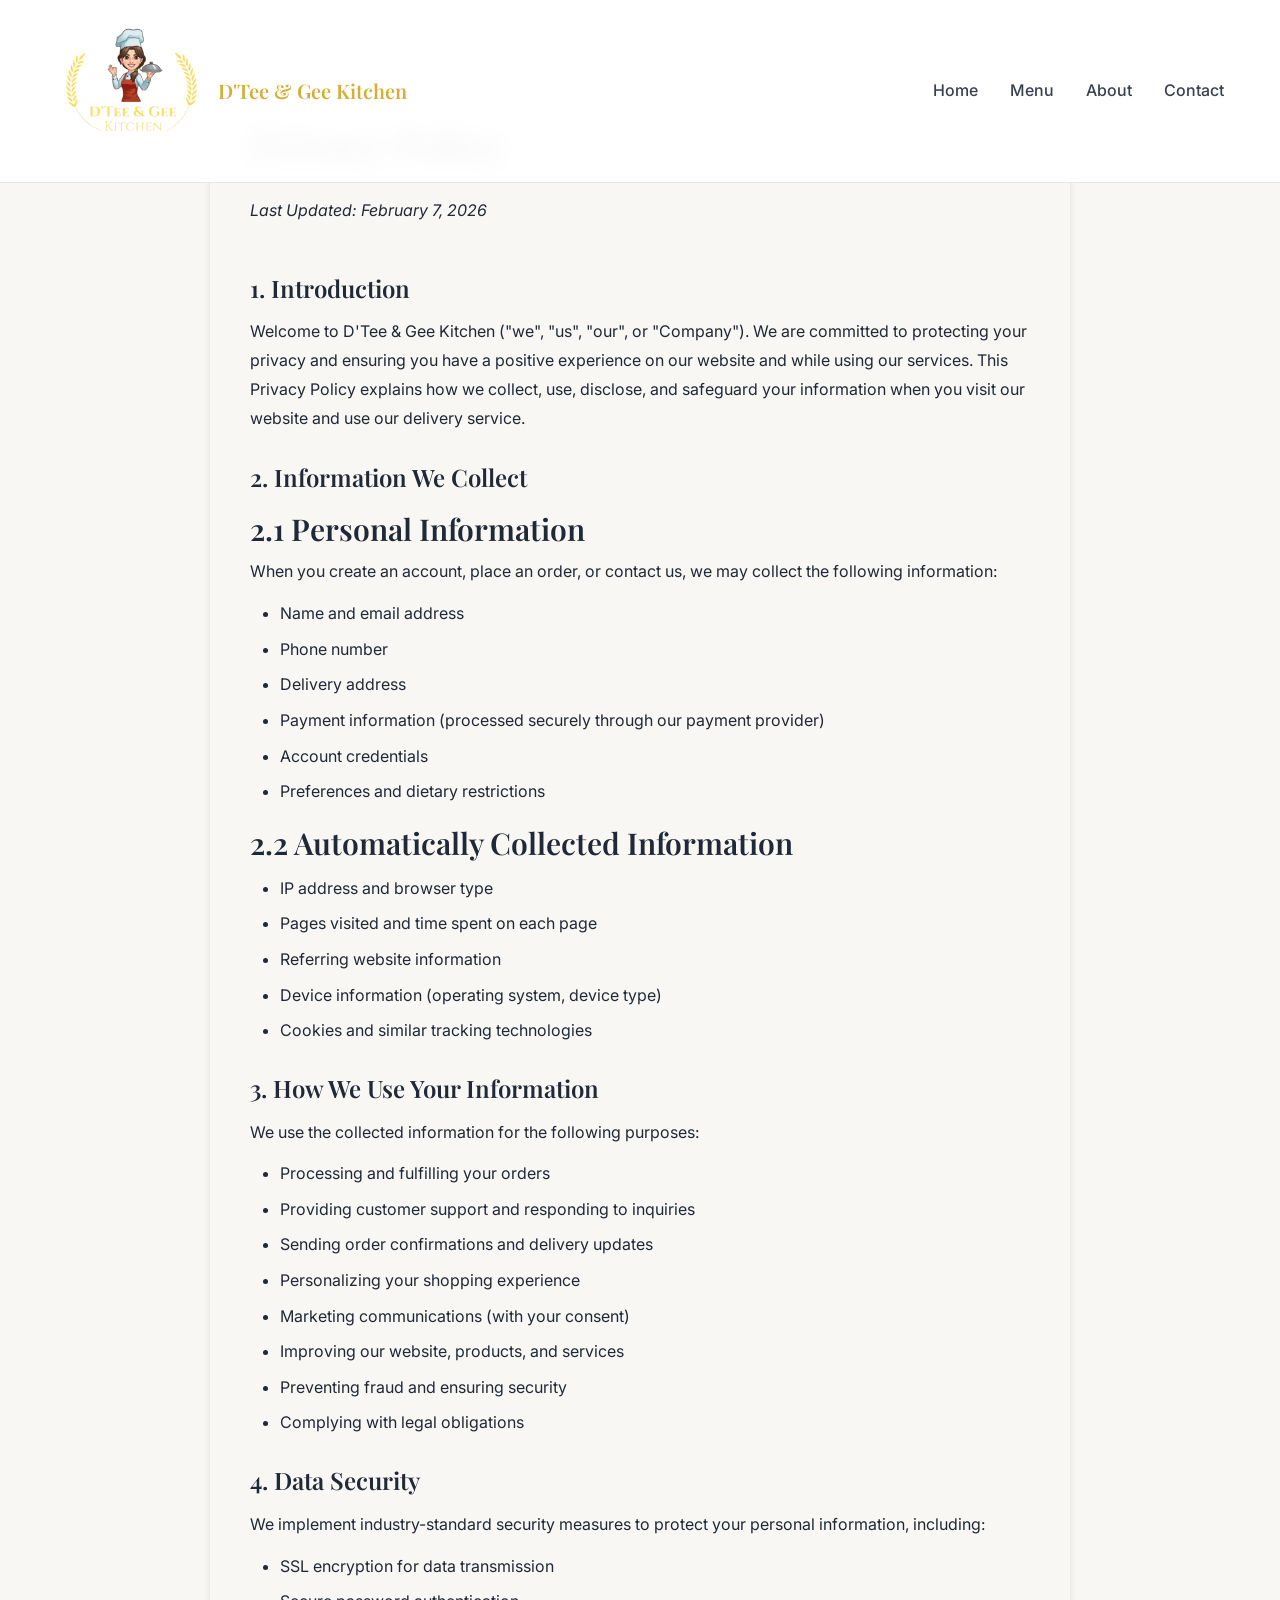
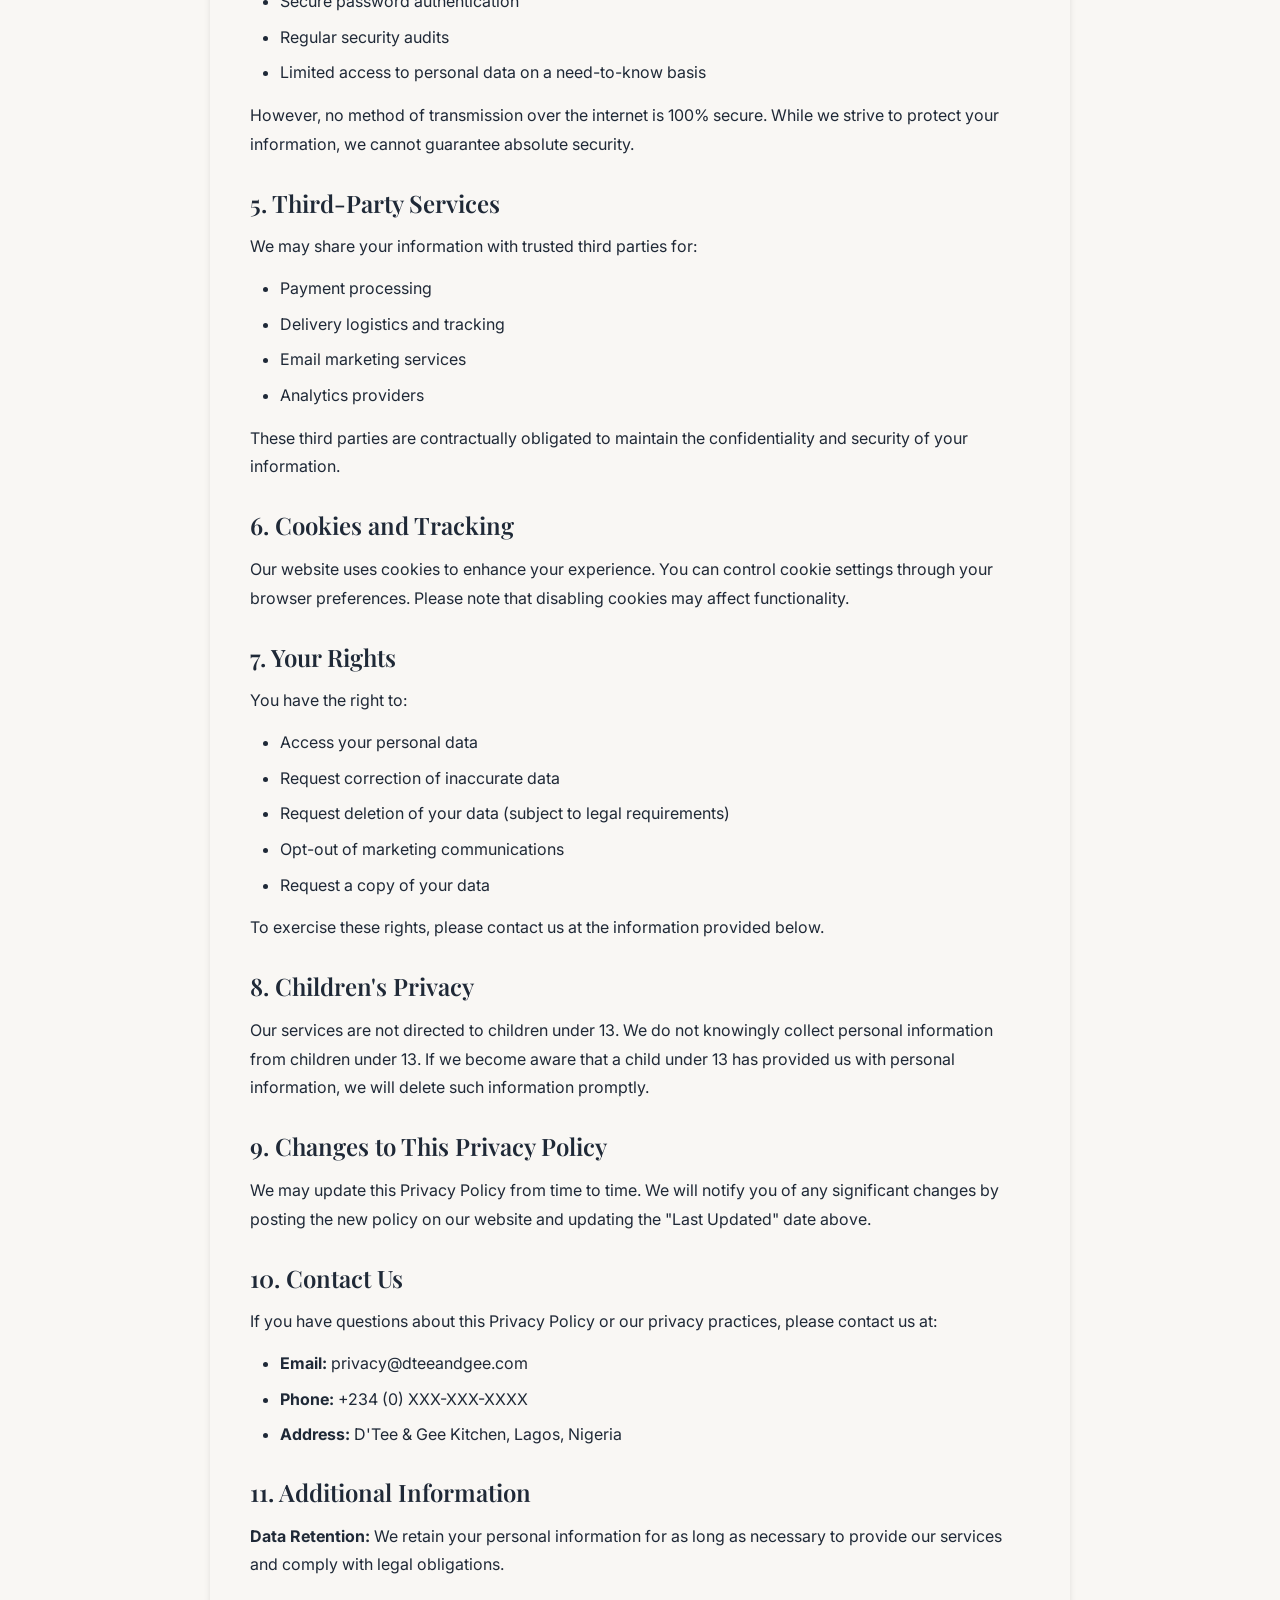
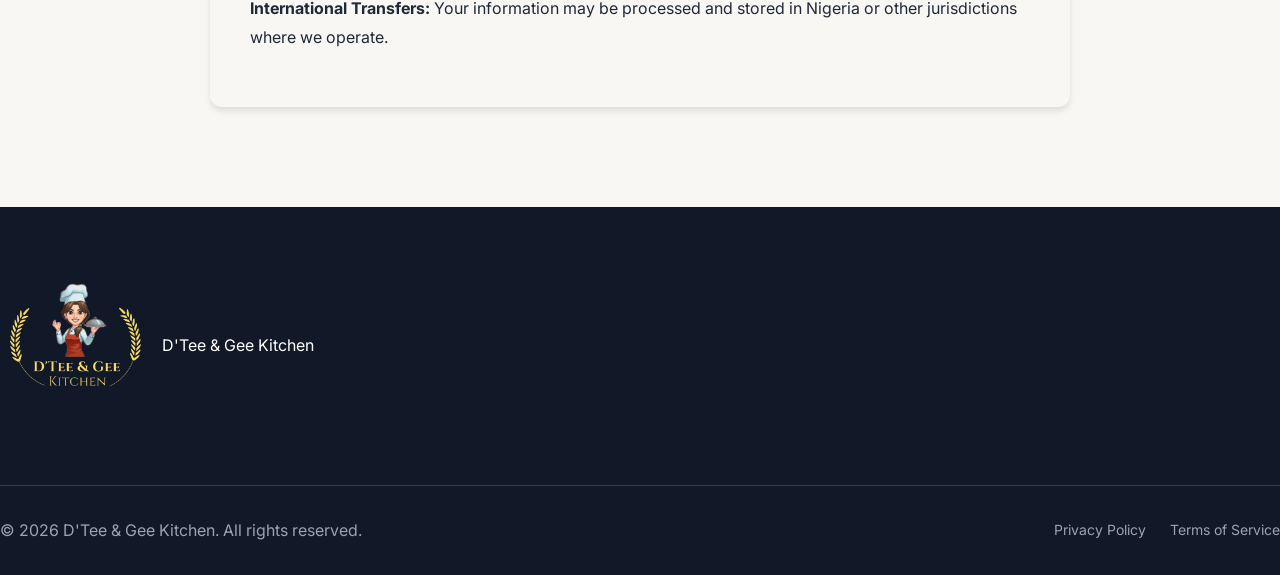
<file: frontend/privacy-policy.html>
<!DOCTYPE html>
<html lang="en">
<head>
    <meta charset="UTF-8">
    <meta name="viewport" content="width=device-width, initial-scale=1.0">
    <title>Privacy Policy - D'Tee & Gee Kitchen</title>
    <meta name="description" content="Privacy Policy for D'Tee & Gee Kitchen - Natural Food & Drinks delivery service.">
    
    <!-- Fonts -->
    <link rel="preconnect" href="https://fonts.googleapis.com">
    <link rel="preconnect" href="https://fonts.gstatic.com" crossorigin>
    <link href="https://fonts.googleapis.com/css2?family=Playfair+Display:wght@400;500;600;700&family=Inter:wght@300;400;500;600;700&display=swap" rel="stylesheet">
    
    <!-- Icons -->
    <link rel="stylesheet" href="https://cdnjs.cloudflare.com/ajax/libs/font-awesome/6.4.0/css/all.min.css">
    
    <!-- Stylesheets -->
    <link rel="stylesheet" href="css/main.css">
    <link rel="stylesheet" href="css/responsive.css">
    
    <!-- Favicon -->
    <link rel="icon" type="image/png" href="images/Logo.jpg">
    
    <style>
        .legal-page {
            min-height: calc(100vh - 200px);
            padding: 80px 20px 40px;
            max-width: 900px;
            margin: 0 auto;
        }
        .legal-content {
            background: var(--bg-color);
            padding: 40px;
            border-radius: 12px;
            box-shadow: 0 4px 6px rgba(0,0,0,0.1);
        }
        .legal-content h1 {
            color: var(--primary-color);
            margin-bottom: 30px;
            font-size: 2.5rem;
        }
        .legal-content h2 {
            color: var(--primary-color);
            margin-top: 30px;
            margin-bottom: 15px;
            font-size: 1.5rem;
        }
        .legal-content h3 {
            color: var(--secondary-color);
            margin-top: 20px;
            margin-bottom: 10px;
        }
        .legal-content p {
            line-height: 1.8;
            margin-bottom: 15px;
            color: var(--text-color);
        }
        .legal-content ul, .legal-content ol {
            margin: 15px 0 15px 30px;
            color: var(--text-color);
        }
        .legal-content li {
            margin-bottom: 10px;
            line-height: 1.6;
        }
        .legal-content strong {
            color: var(--primary-color);
        }
        .last-updated {
            color: var(--secondary-color);
            font-style: italic;
            margin-bottom: 30px;
            padding-bottom: 20px;
            border-bottom: 1px solid var(--border-color);
        }
    </style>
</head>
<body>
    <!-- Navigation -->
    <nav class="navbar" id="navbar">
        <div class="nav-container">
            <div class="nav-brand">
                <img src="images/Logo.jpg" alt="D'Tee & Gee Kitchen" class="nav-logo">
                <span class="nav-brand-text">D'Tee & Gee Kitchen</span>
            </div>
            <div class="nav-menu" id="nav-menu">
                <a href="index.html" class="nav-link">Home</a>
                <a href="index.html#menu" class="nav-link">Menu</a>
                <a href="index.html#about" class="nav-link">About</a>
                <a href="index.html#contact" class="nav-link">Contact</a>
            </div>
        </div>
    </nav>

    <!-- Privacy Policy Content -->
    <div class="legal-page">
        <div class="legal-content">
            <h1>Privacy Policy</h1>
            <div class="last-updated">Last Updated: February 7, 2026</div>

            <h2>1. Introduction</h2>
            <p>Welcome to D'Tee & Gee Kitchen ("we", "us", "our", or "Company"). We are committed to protecting your privacy and ensuring you have a positive experience on our website and while using our services. This Privacy Policy explains how we collect, use, disclose, and safeguard your information when you visit our website and use our delivery service.</p>

            <h2>2. Information We Collect</h2>
            <h3>2.1 Personal Information</h3>
            <p>When you create an account, place an order, or contact us, we may collect the following information:</p>
            <ul>
                <li>Name and email address</li>
                <li>Phone number</li>
                <li>Delivery address</li>
                <li>Payment information (processed securely through our payment provider)</li>
                <li>Account credentials</li>
                <li>Preferences and dietary restrictions</li>
            </ul>

            <h3>2.2 Automatically Collected Information</h3>
            <ul>
                <li>IP address and browser type</li>
                <li>Pages visited and time spent on each page</li>
                <li>Referring website information</li>
                <li>Device information (operating system, device type)</li>
                <li>Cookies and similar tracking technologies</li>
            </ul>

            <h2>3. How We Use Your Information</h2>
            <p>We use the collected information for the following purposes:</p>
            <ul>
                <li>Processing and fulfilling your orders</li>
                <li>Providing customer support and responding to inquiries</li>
                <li>Sending order confirmations and delivery updates</li>
                <li>Personalizing your shopping experience</li>
                <li>Marketing communications (with your consent)</li>
                <li>Improving our website, products, and services</li>
                <li>Preventing fraud and ensuring security</li>
                <li>Complying with legal obligations</li>
            </ul>

            <h2>4. Data Security</h2>
            <p>We implement industry-standard security measures to protect your personal information, including:</p>
            <ul>
                <li>SSL encryption for data transmission</li>
                <li>Secure password authentication</li>
                <li>Regular security audits</li>
                <li>Limited access to personal data on a need-to-know basis</li>
            </ul>
            <p>However, no method of transmission over the internet is 100% secure. While we strive to protect your information, we cannot guarantee absolute security.</p>

            <h2>5. Third-Party Services</h2>
            <p>We may share your information with trusted third parties for:</p>
            <ul>
                <li>Payment processing</li>
                <li>Delivery logistics and tracking</li>
                <li>Email marketing services</li>
                <li>Analytics providers</li>
            </ul>
            <p>These third parties are contractually obligated to maintain the confidentiality and security of your information.</p>

            <h2>6. Cookies and Tracking</h2>
            <p>Our website uses cookies to enhance your experience. You can control cookie settings through your browser preferences. Please note that disabling cookies may affect functionality.</p>

            <h2>7. Your Rights</h2>
            <p>You have the right to:</p>
            <ul>
                <li>Access your personal data</li>
                <li>Request correction of inaccurate data</li>
                <li>Request deletion of your data (subject to legal requirements)</li>
                <li>Opt-out of marketing communications</li>
                <li>Request a copy of your data</li>
            </ul>
            <p>To exercise these rights, please contact us at the information provided below.</p>

            <h2>8. Children's Privacy</h2>
            <p>Our services are not directed to children under 13. We do not knowingly collect personal information from children under 13. If we become aware that a child under 13 has provided us with personal information, we will delete such information promptly.</p>

            <h2>9. Changes to This Privacy Policy</h2>
            <p>We may update this Privacy Policy from time to time. We will notify you of any significant changes by posting the new policy on our website and updating the "Last Updated" date above.</p>

            <h2>10. Contact Us</h2>
            <p>If you have questions about this Privacy Policy or our privacy practices, please contact us at:</p>
            <ul>
                <li><strong>Email:</strong> privacy@dteeandgee.com</li>
                <li><strong>Phone:</strong> +234 (0) XXX-XXX-XXXX</li>
                <li><strong>Address:</strong> D'Tee & Gee Kitchen, Lagos, Nigeria</li>
            </ul>

            <h2>11. Additional Information</h2>
            <p><strong>Data Retention:</strong> We retain your personal information for as long as necessary to provide our services and comply with legal obligations.</p>
            <p><strong>International Transfers:</strong> Your information may be processed and stored in Nigeria or other jurisdictions where we operate.</p>
        </div>
    </div>

    <!-- Footer -->
    <footer class="footer" style="margin-top: 60px;">
        <div class="footer-container">
            <div class="footer-content">
                <div class="footer-section">
                    <div class="footer-brand">
                        <img src="images/Logo.jpg" alt="D'Tee & Gee Kitchen" class="footer-logo">
                        <span>D'Tee & Gee Kitchen</span>
                    </div>
                </div>
            </div>
            <div class="footer-bottom">
                <p>&copy; 2026 D'Tee & Gee Kitchen. All rights reserved.</p>
                <div class="footer-bottom-links">
                    <a href="privacy-policy.html">Privacy Policy</a>
                    <a href="terms-of-service.html">Terms of Service</a>
                </div>
            </div>
        </div>
    </footer>
</body>
</html>
</file>
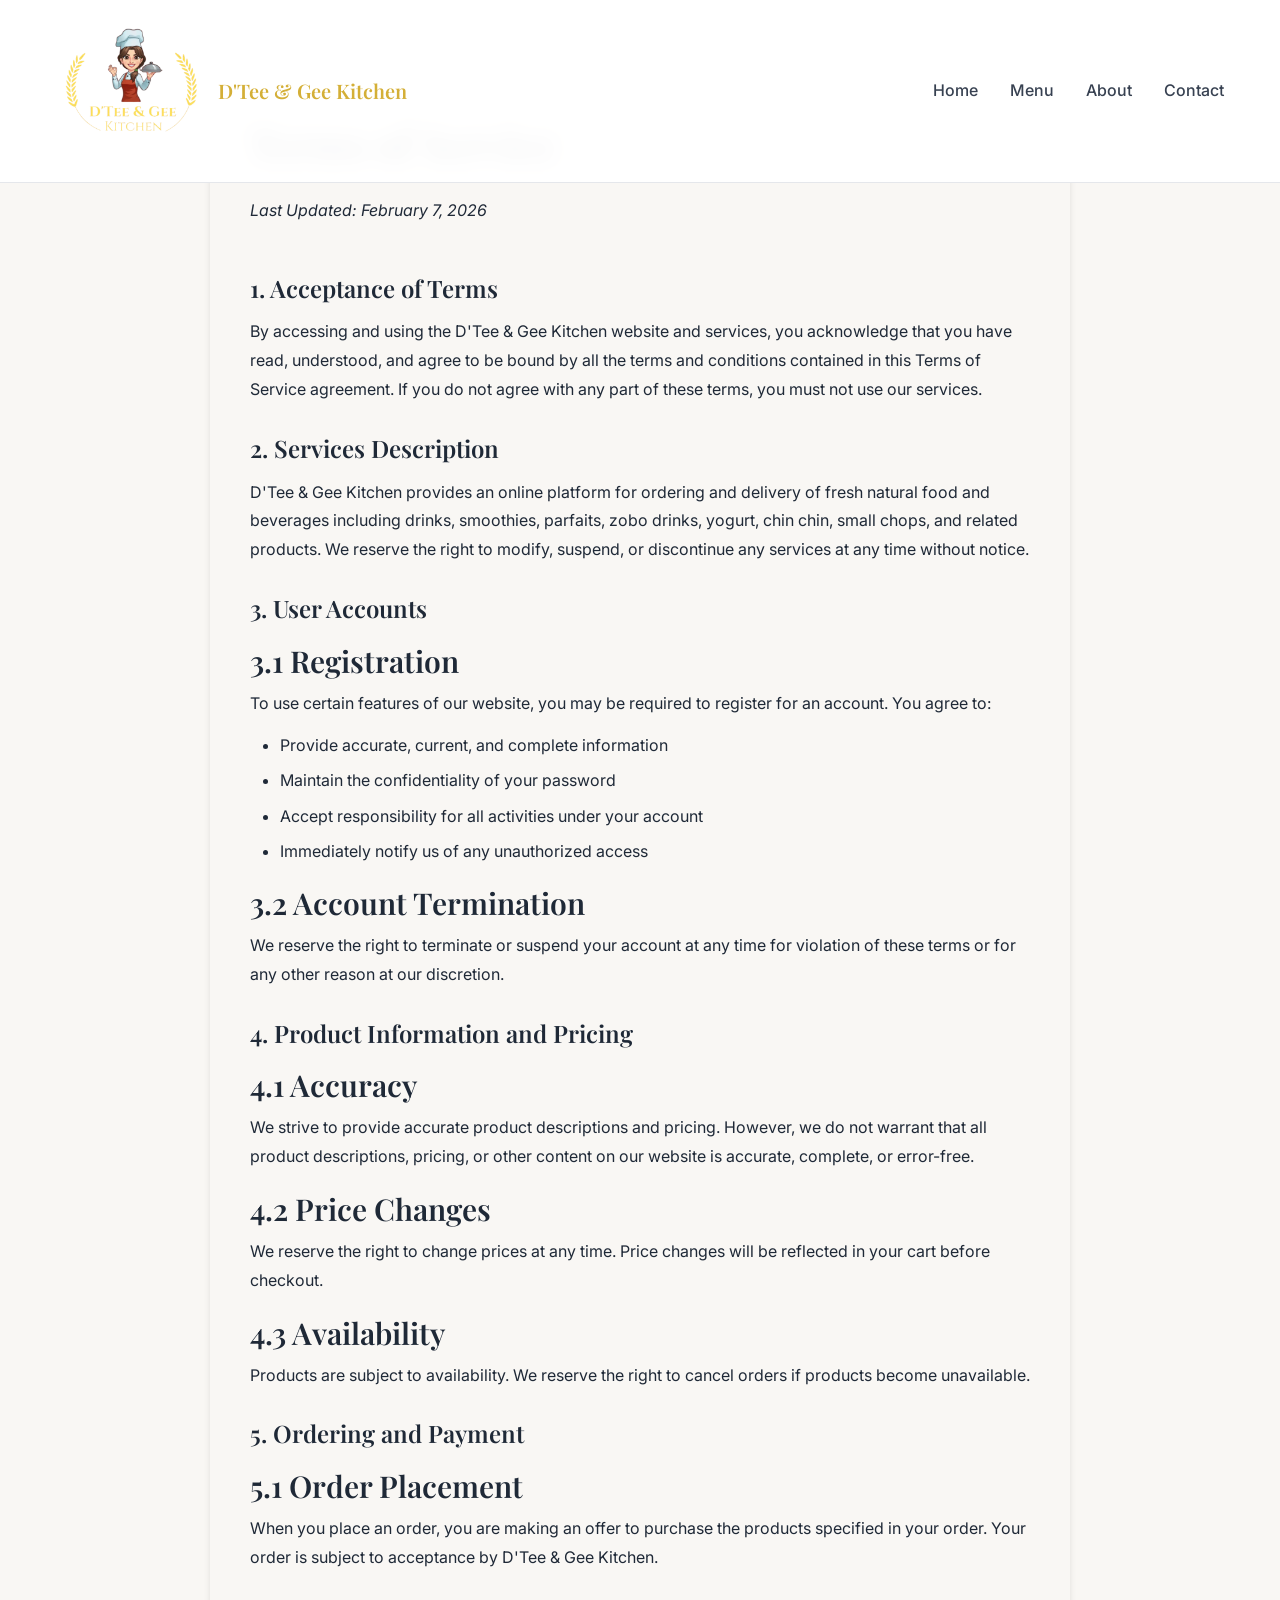
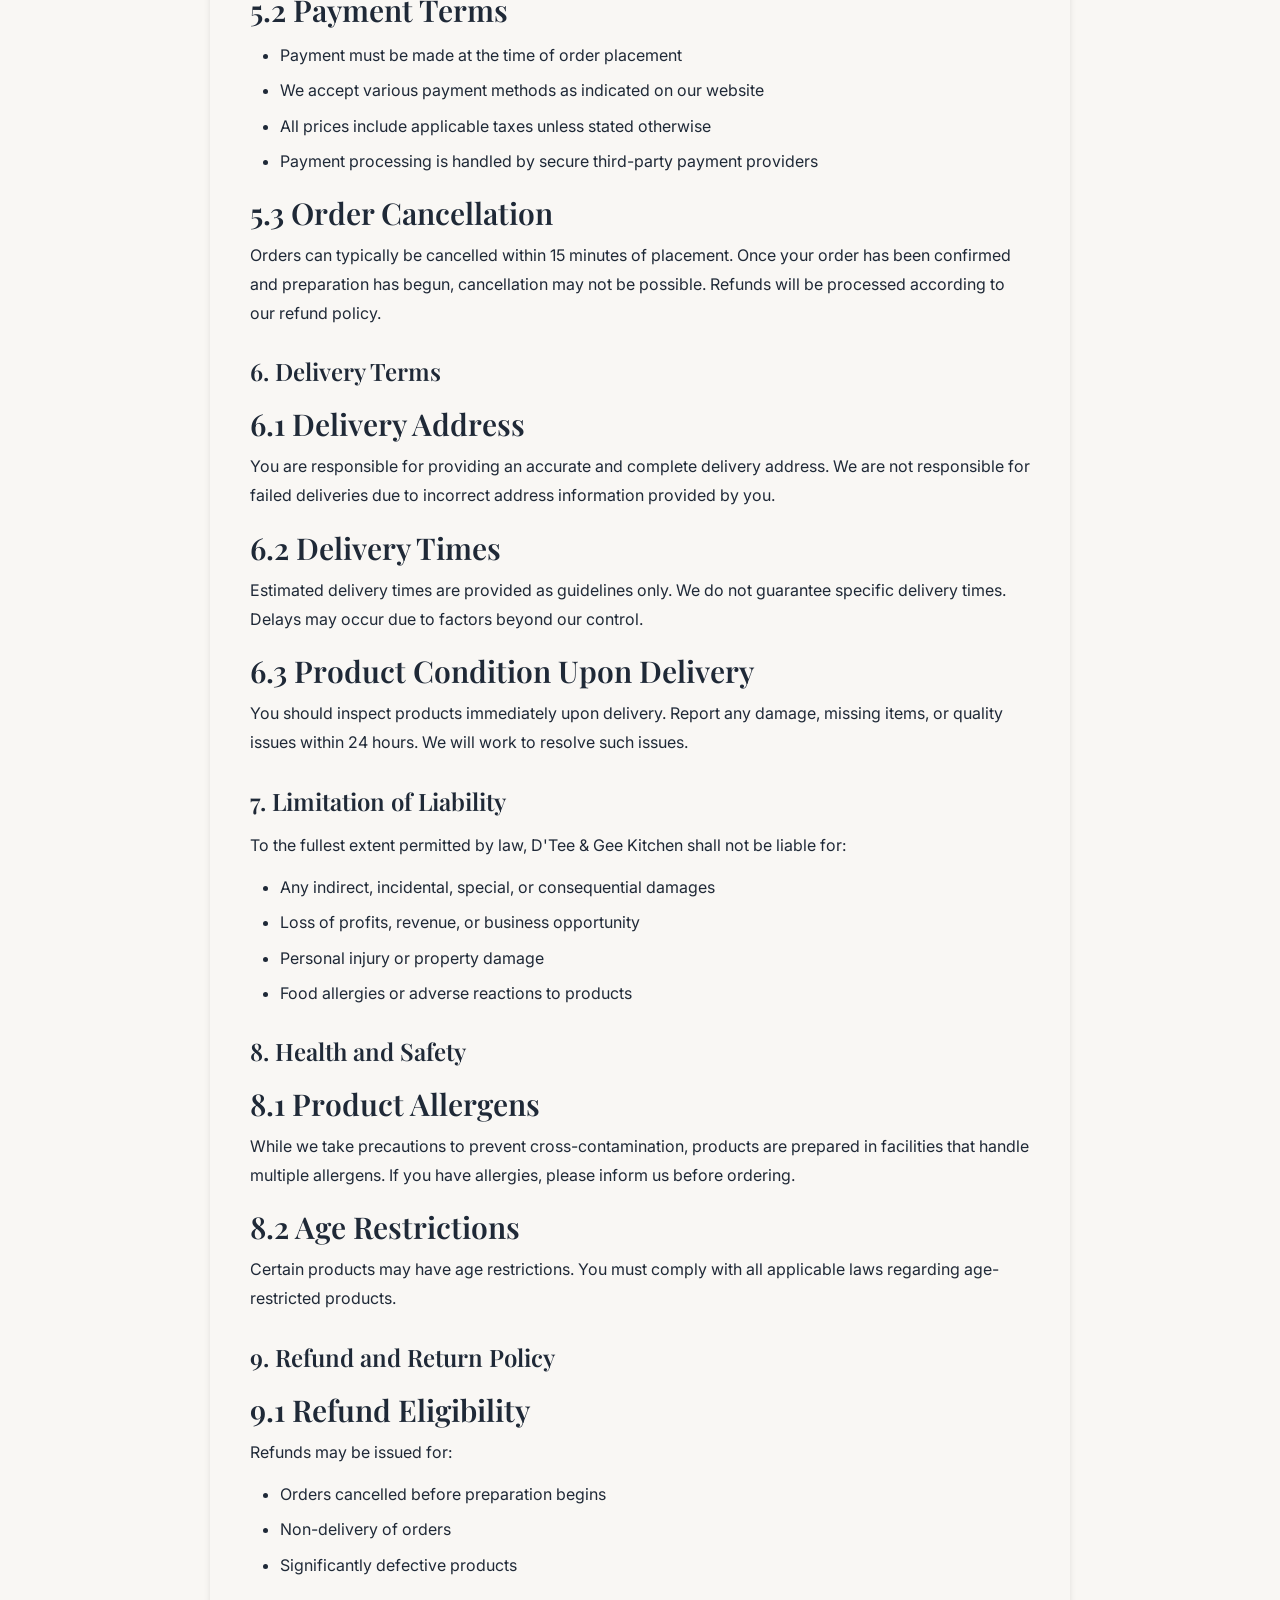
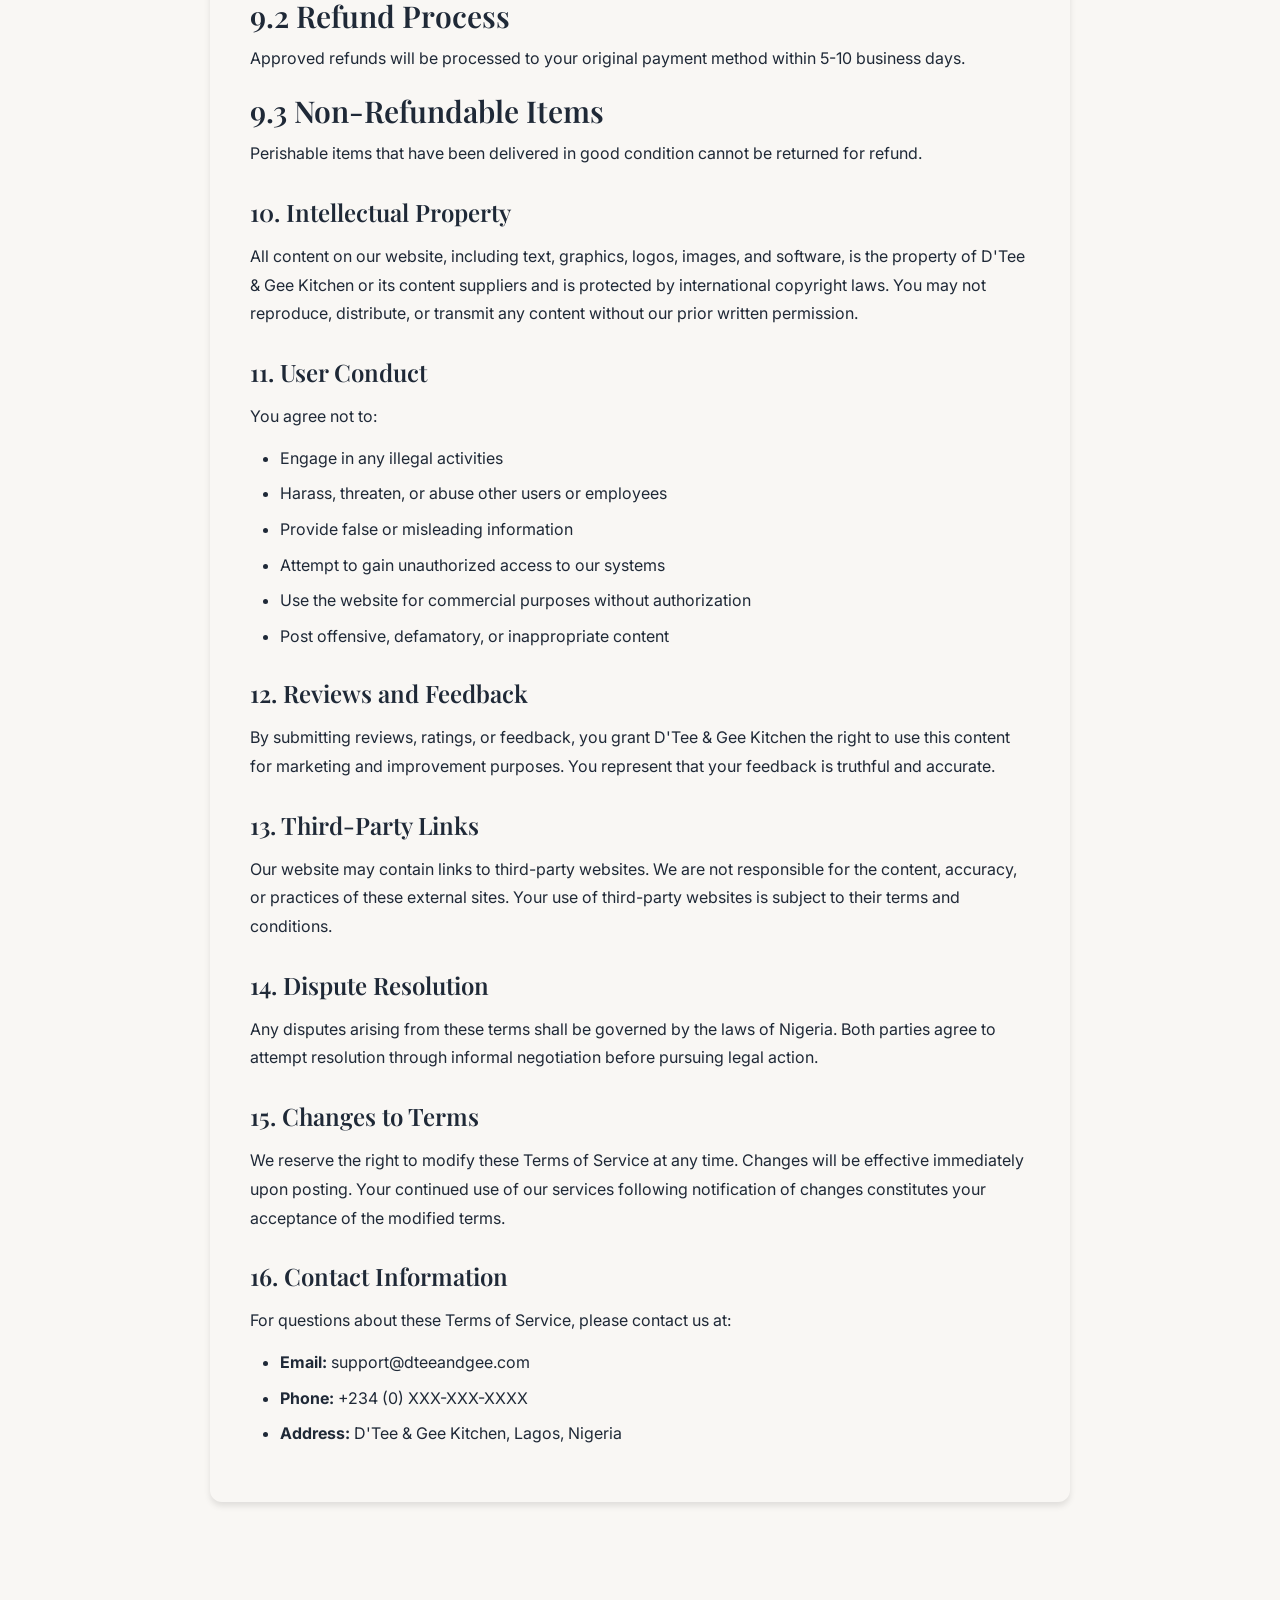
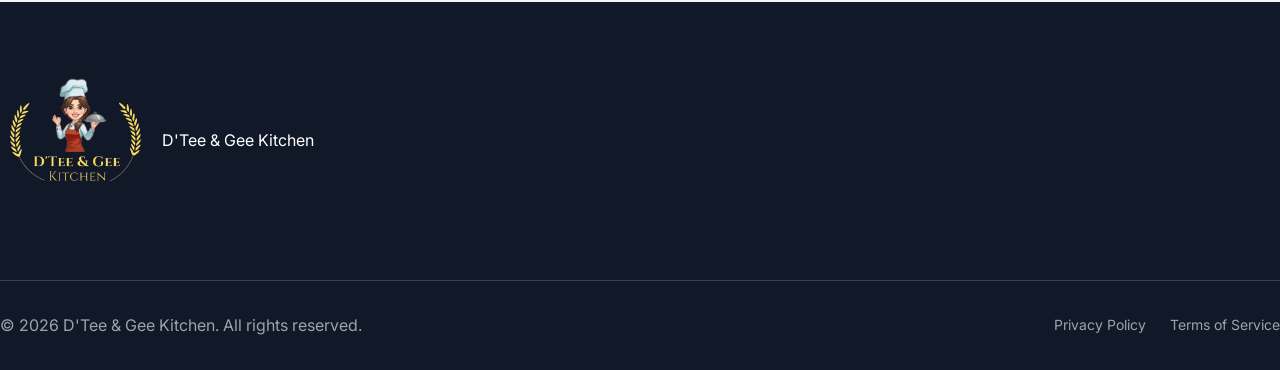
<file: frontend/terms-of-service.html>
<!DOCTYPE html>
<html lang="en">
<head>
    <meta charset="UTF-8">
    <meta name="viewport" content="width=device-width, initial-scale=1.0">
    <title>Terms of Service - D'Tee & Gee Kitchen</title>
    <meta name="description" content="Terms of Service for D'Tee & Gee Kitchen - Natural Food & Drinks delivery service.">
    
    <!-- Fonts -->
    <link rel="preconnect" href="https://fonts.googleapis.com">
    <link rel="preconnect" href="https://fonts.gstatic.com" crossorigin>
    <link href="https://fonts.googleapis.com/css2?family=Playfair+Display:wght@400;500;600;700&family=Inter:wght@300;400;500;600;700&display=swap" rel="stylesheet">
    
    <!-- Icons -->
    <link rel="stylesheet" href="https://cdnjs.cloudflare.com/ajax/libs/font-awesome/6.4.0/css/all.min.css">
    
    <!-- Stylesheets -->
    <link rel="stylesheet" href="css/main.css">
    <link rel="stylesheet" href="css/responsive.css">
    
    <!-- Favicon -->
    <link rel="icon" type="image/png" href="images/Logo.jpg">
    
    <style>
        .legal-page {
            min-height: calc(100vh - 200px);
            padding: 80px 20px 40px;
            max-width: 900px;
            margin: 0 auto;
        }
        .legal-content {
            background: var(--bg-color);
            padding: 40px;
            border-radius: 12px;
            box-shadow: 0 4px 6px rgba(0,0,0,0.1);
        }
        .legal-content h1 {
            color: var(--primary-color);
            margin-bottom: 30px;
            font-size: 2.5rem;
        }
        .legal-content h2 {
            color: var(--primary-color);
            margin-top: 30px;
            margin-bottom: 15px;
            font-size: 1.5rem;
        }
        .legal-content h3 {
            color: var(--secondary-color);
            margin-top: 20px;
            margin-bottom: 10px;
        }
        .legal-content p {
            line-height: 1.8;
            margin-bottom: 15px;
            color: var(--text-color);
        }
        .legal-content ul, .legal-content ol {
            margin: 15px 0 15px 30px;
            color: var(--text-color);
        }
        .legal-content li {
            margin-bottom: 10px;
            line-height: 1.6;
        }
        .legal-content strong {
            color: var(--primary-color);
        }
        .last-updated {
            color: var(--secondary-color);
            font-style: italic;
            margin-bottom: 30px;
            padding-bottom: 20px;
            border-bottom: 1px solid var(--border-color);
        }
    </style>
</head>
<body>
    <!-- Navigation -->
    <nav class="navbar" id="navbar">
        <div class="nav-container">
            <div class="nav-brand">
                <img src="images/Logo.jpg" alt="D'Tee & Gee Kitchen" class="nav-logo">
                <span class="nav-brand-text">D'Tee & Gee Kitchen</span>
            </div>
            <div class="nav-menu" id="nav-menu">
                <a href="index.html" class="nav-link">Home</a>
                <a href="index.html#menu" class="nav-link">Menu</a>
                <a href="index.html#about" class="nav-link">About</a>
                <a href="index.html#contact" class="nav-link">Contact</a>
            </div>
        </div>
    </nav>

    <!-- Terms of Service Content -->
    <div class="legal-page">
        <div class="legal-content">
            <h1>Terms of Service</h1>
            <div class="last-updated">Last Updated: February 7, 2026</div>

            <h2>1. Acceptance of Terms</h2>
            <p>By accessing and using the D'Tee & Gee Kitchen website and services, you acknowledge that you have read, understood, and agree to be bound by all the terms and conditions contained in this Terms of Service agreement. If you do not agree with any part of these terms, you must not use our services.</p>

            <h2>2. Services Description</h2>
            <p>D'Tee & Gee Kitchen provides an online platform for ordering and delivery of fresh natural food and beverages including drinks, smoothies, parfaits, zobo drinks, yogurt, chin chin, small chops, and related products. We reserve the right to modify, suspend, or discontinue any services at any time without notice.</p>

            <h2>3. User Accounts</h2>
            <h3>3.1 Registration</h3>
            <p>To use certain features of our website, you may be required to register for an account. You agree to:</p>
            <ul>
                <li>Provide accurate, current, and complete information</li>
                <li>Maintain the confidentiality of your password</li>
                <li>Accept responsibility for all activities under your account</li>
                <li>Immediately notify us of any unauthorized access</li>
            </ul>
            <h3>3.2 Account Termination</h3>
            <p>We reserve the right to terminate or suspend your account at any time for violation of these terms or for any other reason at our discretion.</p>

            <h2>4. Product Information and Pricing</h2>
            <h3>4.1 Accuracy</h3>
            <p>We strive to provide accurate product descriptions and pricing. However, we do not warrant that all product descriptions, pricing, or other content on our website is accurate, complete, or error-free.</p>
            <h3>4.2 Price Changes</h3>
            <p>We reserve the right to change prices at any time. Price changes will be reflected in your cart before checkout.</p>
            <h3>4.3 Availability</h3>
            <p>Products are subject to availability. We reserve the right to cancel orders if products become unavailable.</p>

            <h2>5. Ordering and Payment</h2>
            <h3>5.1 Order Placement</h3>
            <p>When you place an order, you are making an offer to purchase the products specified in your order. Your order is subject to acceptance by D'Tee & Gee Kitchen.</p>
            <h3>5.2 Payment Terms</h3>
            <ul>
                <li>Payment must be made at the time of order placement</li>
                <li>We accept various payment methods as indicated on our website</li>
                <li>All prices include applicable taxes unless stated otherwise</li>
                <li>Payment processing is handled by secure third-party payment providers</li>
            </ul>
            <h3>5.3 Order Cancellation</h3>
            <p>Orders can typically be cancelled within 15 minutes of placement. Once your order has been confirmed and preparation has begun, cancellation may not be possible. Refunds will be processed according to our refund policy.</p>

            <h2>6. Delivery Terms</h2>
            <h3>6.1 Delivery Address</h3>
            <p>You are responsible for providing an accurate and complete delivery address. We are not responsible for failed deliveries due to incorrect address information provided by you.</p>
            <h3>6.2 Delivery Times</h3>
            <p>Estimated delivery times are provided as guidelines only. We do not guarantee specific delivery times. Delays may occur due to factors beyond our control.</p>
            <h3>6.3 Product Condition Upon Delivery</h3>
            <p>You should inspect products immediately upon delivery. Report any damage, missing items, or quality issues within 24 hours. We will work to resolve such issues.</p>

            <h2>7. Limitation of Liability</h2>
            <p>To the fullest extent permitted by law, D'Tee & Gee Kitchen shall not be liable for:</p>
            <ul>
                <li>Any indirect, incidental, special, or consequential damages</li>
                <li>Loss of profits, revenue, or business opportunity</li>
                <li>Personal injury or property damage</li>
                <li>Food allergies or adverse reactions to products</li>
            </ul>

            <h2>8. Health and Safety</h2>
            <h3>8.1 Product Allergens</h3>
            <p>While we take precautions to prevent cross-contamination, products are prepared in facilities that handle multiple allergens. If you have allergies, please inform us before ordering.</p>
            <h3>8.2 Age Restrictions</h3>
            <p>Certain products may have age restrictions. You must comply with all applicable laws regarding age-restricted products.</p>

            <h2>9. Refund and Return Policy</h2>
            <h3>9.1 Refund Eligibility</h3>
            <p>Refunds may be issued for:</p>
            <ul>
                <li>Orders cancelled before preparation begins</li>
                <li>Non-delivery of orders</li>
                <li>Significantly defective products</li>
            </ul>
            <h3>9.2 Refund Process</h3>
            <p>Approved refunds will be processed to your original payment method within 5-10 business days.</p>
            <h3>9.3 Non-Refundable Items</h3>
            <p>Perishable items that have been delivered in good condition cannot be returned for refund.</p>

            <h2>10. Intellectual Property</h2>
            <p>All content on our website, including text, graphics, logos, images, and software, is the property of D'Tee & Gee Kitchen or its content suppliers and is protected by international copyright laws. You may not reproduce, distribute, or transmit any content without our prior written permission.</p>

            <h2>11. User Conduct</h2>
            <p>You agree not to:</p>
            <ul>
                <li>Engage in any illegal activities</li>
                <li>Harass, threaten, or abuse other users or employees</li>
                <li>Provide false or misleading information</li>
                <li>Attempt to gain unauthorized access to our systems</li>
                <li>Use the website for commercial purposes without authorization</li>
                <li>Post offensive, defamatory, or inappropriate content</li>
            </ul>

            <h2>12. Reviews and Feedback</h2>
            <p>By submitting reviews, ratings, or feedback, you grant D'Tee & Gee Kitchen the right to use this content for marketing and improvement purposes. You represent that your feedback is truthful and accurate.</p>

            <h2>13. Third-Party Links</h2>
            <p>Our website may contain links to third-party websites. We are not responsible for the content, accuracy, or practices of these external sites. Your use of third-party websites is subject to their terms and conditions.</p>

            <h2>14. Dispute Resolution</h2>
            <p>Any disputes arising from these terms shall be governed by the laws of Nigeria. Both parties agree to attempt resolution through informal negotiation before pursuing legal action.</p>

            <h2>15. Changes to Terms</h2>
            <p>We reserve the right to modify these Terms of Service at any time. Changes will be effective immediately upon posting. Your continued use of our services following notification of changes constitutes your acceptance of the modified terms.</p>

            <h2>16. Contact Information</h2>
            <p>For questions about these Terms of Service, please contact us at:</p>
            <ul>
                <li><strong>Email:</strong> support@dteeandgee.com</li>
                <li><strong>Phone:</strong> +234 (0) XXX-XXX-XXXX</li>
                <li><strong>Address:</strong> D'Tee & Gee Kitchen, Lagos, Nigeria</li>
            </ul>
        </div>
    </div>

    <!-- Footer -->
    <footer class="footer" style="margin-top: 60px;">
        <div class="footer-container">
            <div class="footer-content">
                <div class="footer-section">
                    <div class="footer-brand">
                        <img src="images/Logo.jpg" alt="D'Tee & Gee Kitchen" class="footer-logo">
                        <span>D'Tee & Gee Kitchen</span>
                    </div>
                </div>
            </div>
            <div class="footer-bottom">
                <p>&copy; 2026 D'Tee & Gee Kitchen. All rights reserved.</p>
                <div class="footer-bottom-links">
                    <a href="privacy-policy.html">Privacy Policy</a>
                    <a href="terms-of-service.html">Terms of Service</a>
                </div>
            </div>
        </div>
    </footer>
</body>
</html>
</file>
<file: frontend/css/main.css>
/* D'Tee & Gee Kitchen - Main Styles */

/* CSS Custom Properties (Variables) */
:root {
  /* Colors */
  --primary-gold: #D4AF37;
  --chef-blue: #7FB3D3;
  --appetite-red: #C41E3A;
  --wheat-gold: #F4D03F;
  --warm-brown: #8B4513;
  --cream-white: #FFF8DC;
  --soft-mint: #98FB98;
  --deep-teal: #008B8B;
  
  /* Neutral Colors */
  --white: #FFFFFF;
  --black: #000000;
  --gray-50: #F9FAFB;
  --gray-100: #F3F4F6;
  --gray-200: #E5E7EB;
  --gray-300: #D1D5DB;
  --gray-400: #9CA3AF;
  --gray-500: #6B7280;
  --gray-600: #4B5563;
  --gray-700: #374151;
  --gray-800: #1F2937;
  --gray-900: #111827;
  
  /* Dark Mode Colors */
  --dark-bg: #1A1A1A;
  --dark-surface: #2D2D2D;
  --dark-gold: #B8860B;
  --muted-blue: #4682B4;
  --soft-red: #CD5C5C;
  
  /* Typography */
  --font-heading: 'Playfair Display', serif;
  --font-body: 'Inter', sans-serif;
  --font-accent: 'Dancing Script', cursive;
  
  /* Font Sizes */
  --text-xs: 0.75rem;
  --text-sm: 0.875rem;
  --text-base: 1rem;
  --text-lg: 1.125rem;
  --text-xl: 1.25rem;
  --text-2xl: 1.5rem;
  --text-3xl: 1.875rem;
  --text-4xl: 2.25rem;
  --text-5xl: 3rem;
  --text-6xl: 3.75rem;
  
  /* Spacing */
  --space-1: 0.25rem;
  --space-2: 0.5rem;
  --space-3: 0.75rem;
  --space-4: 1rem;
  --space-5: 1.25rem;
  --space-6: 1.5rem;
  --space-8: 2rem;
  --space-10: 2.5rem;
  --space-12: 3rem;
  --space-16: 4rem;
  --space-20: 5rem;
  --space-24: 6rem;
  
  /* Border Radius */
  --radius-sm: 0.25rem;
  --radius-md: 0.5rem;
  --radius-lg: 0.75rem;
  --radius-xl: 1rem;
  --radius-2xl: 1.5rem;
  --radius-full: 9999px;
  
  /* Shadows */
  --shadow-sm: 0 1px 2px 0 rgba(0, 0, 0, 0.05);
  --shadow-md: 0 4px 6px -1px rgba(0, 0, 0, 0.1), 0 2px 4px -1px rgba(0, 0, 0, 0.06);
  --shadow-lg: 0 10px 15px -3px rgba(0, 0, 0, 0.1), 0 4px 6px -2px rgba(0, 0, 0, 0.05);
  --shadow-xl: 0 20px 25px -5px rgba(0, 0, 0, 0.1), 0 10px 10px -5px rgba(0, 0, 0, 0.04);
  
  /* Transitions */
  --transition-fast: 0.15s ease-in-out;
  --transition-normal: 0.3s ease-in-out;
  --transition-slow: 0.5s ease-in-out;
  
  /* Z-index */
  --z-dropdown: 1000;
  --z-sticky: 1020;
  --z-fixed: 1030;
  --z-modal-backdrop: 1040;
  --z-modal: 1050;
  --z-popover: 1060;
  --z-tooltip: 1070;
  --z-toast: 1080;
}

/* Dark Mode Variables */
[data-theme="dark"] {
  --white: var(--dark-bg);
  --black: var(--cream-white);
  --gray-50: var(--gray-900);
  --gray-100: var(--gray-800);
  --gray-200: var(--gray-700);
  --gray-300: var(--gray-600);
  --gray-400: var(--gray-500);
  --gray-500: var(--gray-400);
  --gray-600: var(--gray-300);
  --gray-700: var(--gray-200);
  --primary-gold: var(--dark-gold);
  --chef-blue: var(--muted-blue);
  --appetite-red: var(--soft-red);
}

/* Dark mode: normalize form inputs and fix browser autofill stark white */
[data-theme="dark"] input,
[data-theme="dark"] textarea,
[data-theme="dark"] select {
    color: #F5F5F5 !important;
    background-color: #262626 !important;
    border-color: #333333 !important;
}

[data-theme="dark"] input::placeholder,
[data-theme="dark"] textarea::placeholder {
    color: #808080 !important;
}

/* Fix browser autofill enforcing white backgrounds and dark text */
[data-theme="dark"] input:-webkit-autofill,
[data-theme="dark"] input:-webkit-autofill:hover, 
[data-theme="dark"] input:-webkit-autofill:focus, 
[data-theme="dark"] input:-webkit-autofill:active,
[data-theme="dark"] textarea:-webkit-autofill,
[data-theme="dark"] textarea:-webkit-autofill:hover,
[data-theme="dark"] textarea:-webkit-autofill:focus,
[data-theme="dark"] select:-webkit-autofill,
[data-theme="dark"] select:-webkit-autofill:hover,
[data-theme="dark"] select:-webkit-autofill:focus {
    -webkit-box-shadow: 0 0 0 30px #262626 inset !important;
    -webkit-text-fill-color: #F5F5F5 !important;
    transition: background-color 5000s ease-in-out 0s;
    background-clip: content-box !important;
}

/* Reset and Base Styles */
* {
  margin: 0;
  padding: 0;
  box-sizing: border-box;
}

html {
  scroll-behavior: smooth;
  font-size: 16px;
}

body {
  font-family: var(--font-body);
  font-size: var(--text-base);
  line-height: 1.6;
  color: var(--gray-800);
  background: #F9F7F4;
  min-height: 100vh;
  overflow-x: hidden;
  transition: background var(--transition-normal), color var(--transition-normal);
}

/* Typography */
h1, h2, h3, h4, h5, h6 {
  font-family: var(--font-heading);
  font-weight: 600;
  line-height: 1.2;
  margin-bottom: var(--space-4);
  color: var(--gray-900);
}

h1 { font-size: var(--text-5xl); }
h2 { font-size: var(--text-4xl); }
h3 { font-size: var(--text-3xl); }
h4 { font-size: var(--text-2xl); }
h5 { font-size: var(--text-xl); }
h6 { font-size: var(--text-lg); }

p {
  margin-bottom: var(--space-4);
  color: var(--gray-600);
}

a {
  color: var(--primary-gold);
  text-decoration: none;
  transition: color var(--transition-fast);
}

a:hover {
  color: var(--appetite-red);
}

/* Container */
.container {
  max-width: 1200px;
  margin: 0 auto;
  padding: 0 var(--space-4);
}

/* Loading Screen */
.loading-screen {
  position: fixed;
  top: 0;
  left: 0;
  width: 100%;
  height: 100%;
  background: linear-gradient(135deg, #F9F7F4 0%, #F5F3F0 100%);
  display: flex;
  align-items: center;
  justify-content: center;
  z-index: 9999;
  transition: opacity var(--transition-slow), visibility var(--transition-slow);
}

.loading-screen.hidden {
  opacity: 0;
  visibility: hidden;
}

.loading-content {
  text-align: center;
  color: #666;
}

.loading-logo {
  width: 80px;
  height: 80px;
  margin-bottom: var(--space-6);
  border-radius: var(--radius-full);
  animation: pulse 2s infinite;
}

.loading-spinner {
  width: 40px;
  height: 40px;
  border: 3px solid rgba(212, 175, 55, 0.2);
  border-top: 3px solid var(--primary-gold);
  border-radius: var(--radius-full);
  margin: 0 auto var(--space-4);
  animation: spin 1s linear infinite;
}

.loading-text {
  font-size: var(--text-lg);
  font-weight: 500;
}

/* Navigation */
.navbar {
  position: fixed;
  top: 0;
  left: 0;
  width: 100%;
  background: rgba(255, 255, 255, 0.95);
  backdrop-filter: blur(10px);
  border-bottom: 1px solid var(--gray-200);
  z-index: var(--z-sticky);
  transition: all var(--transition-normal);
}

.navbar.scrolled {
  background: rgba(255, 255, 255, 0.98);
  box-shadow: var(--shadow-md);
}

.nav-container {
  display: flex;
  align-items: center;
  justify-content: space-between;
  padding: var(--space-4) var(--space-4);
  max-width: 1200px;
  margin: 0 auto;
}

.nav-brand {
  display: flex;
  align-items: center;
  gap: var(--space-3);
}

.nav-logo {
  width: 150px;
  height: 150px;
  border-radius: var(--radius-full);
}

.nav-brand-text {
  font-family: var(--font-heading);
  font-size: var(--text-xl);
  font-weight: 600;
  color: var(--primary-gold);
}

.nav-menu {
  display: flex;
  align-items: center;
  gap: var(--space-8);
}

.nav-link {
  font-weight: 500;
  color: var(--gray-700);
  position: relative;
  transition: color var(--transition-fast);
}

.nav-link:hover,
.nav-link.active {
  color: var(--primary-gold);
}

.nav-link::after {
  content: '';
  position: absolute;
  bottom: -8px;
  left: 0;
  width: 0;
  height: 2px;
  background: var(--primary-gold);
  transition: width var(--transition-normal);
}

.nav-link:hover::after,
.nav-link.active::after {
  width: 100%;
}

.nav-actions {
  display: flex;
  align-items: center;
  gap: var(--space-4);
}

.nav-actions button {
  background: none;
  border: none;
  cursor: pointer;
  padding: var(--space-2);
  border-radius: var(--radius-md);
  color: var(--gray-600);
  transition: all var(--transition-fast);
  position: relative;
}

.nav-actions button:hover {
  background: var(--gray-100);
  color: var(--primary-gold);
}

.cart-count {
  position: absolute;
  top: -5px;
  right: -5px;
  background: var(--appetite-red);
  color: var(--white);
  font-size: var(--text-xs);
  font-weight: 600;
  padding: 2px 6px;
  border-radius: var(--radius-full);
  min-width: 18px;
  text-align: center;
}

.nav-toggle {
  display: none;
  flex-direction: column;
  gap: 3px;
}

.nav-toggle span {
  width: 20px;
  height: 2px;
  background: var(--gray-600);
  transition: all var(--transition-fast);
}

/* User Menu Container & Dropdown */
.user-menu-container {
  position: relative;
}

.user-dropdown {
  position: absolute;
  top: 100%;
  right: 0;
  width: 280px;
  background: var(--white);
  border: 1px solid var(--gray-200);
  border-radius: var(--radius-lg);
  box-shadow: var(--shadow-xl);
  opacity: 0;
  visibility: hidden;
  transform: translateY(-10px);
  transition: all var(--transition-fast);
  z-index: var(--z-dropdown);
  margin-top: var(--space-2);
}

.user-dropdown.active {
  opacity: 1;
  visibility: visible;
  transform: translateY(0);
}

.user-dropdown-header {
  display: flex;
  align-items: center;
  gap: var(--space-3);
  padding: var(--space-4);
  border-bottom: 1px solid var(--gray-100);
  background: var(--gray-50);
  border-radius: var(--radius-lg) var(--radius-lg) 0 0;
}

.user-avatar {
  width: 48px;
  height: 48px;
  border-radius: var(--radius-full);
  background: linear-gradient(135deg, var(--primary-gold), var(--appetite-red));
  color: var(--white);
  display: flex;
  align-items: center;
  justify-content: center;
  font-weight: 600;
  font-size: var(--text-lg);
}

.user-info {
  flex: 1;
  overflow: hidden;
}

.user-info .user-name {
  display: block;
  font-weight: 600;
  color: var(--gray-800);
  white-space: nowrap;
  overflow: hidden;
  text-overflow: ellipsis;
}

.user-info .user-email {
  display: block;
  font-size: var(--text-sm);
  color: var(--gray-500);
  white-space: nowrap;
  overflow: hidden;
  text-overflow: ellipsis;
}

.user-dropdown-menu {
  padding: var(--space-2);
}

.dropdown-item {
  display: flex;
  align-items: center;
  gap: var(--space-3);
  padding: var(--space-3) var(--space-4);
  color: var(--gray-700);
  border-radius: var(--radius-md);
  transition: all var(--transition-fast);
  text-decoration: none;
}

.dropdown-item:hover {
  background: var(--gray-100);
  color: var(--primary-gold);
}

.dropdown-item i {
  width: 20px;
  text-align: center;
}

.dropdown-divider {
  height: 1px;
  background: var(--gray-200);
  margin: var(--space-2) 0;
}

.dropdown-item.logout-item {
  color: var(--appetite-red);
}

.dropdown-item.logout-item:hover {
  background: rgba(196, 30, 58, 0.1);
  color: var(--appetite-red);
}

.dropdown-item.admin-dashboard-link {
  color: var(--chef-blue);
  font-weight: 500;
}

.dropdown-item.admin-dashboard-link:hover {
  background: rgba(127, 179, 211, 0.15);
  color: var(--chef-blue);
}

.dropdown-item.admin-dashboard-link i {
  color: var(--chef-blue);
}

/* Order History Styles */
.orders-container {
  max-height: 500px;
  overflow-y: auto;
}

.orders-loading {
  text-align: center;
  padding: var(--space-8);
  color: var(--gray-500);
}

.orders-loading i {
  font-size: var(--text-3xl);
  margin-bottom: var(--space-3);
  color: var(--primary-gold);
}

.orders-empty {
  text-align: center;
  padding: var(--space-8);
}

.orders-empty i {
  font-size: var(--text-5xl);
  color: var(--gray-300);
  margin-bottom: var(--space-4);
}

.orders-empty h3 {
  color: var(--gray-600);
  margin-bottom: var(--space-2);
}

.orders-empty p {
  color: var(--gray-500);
  margin-bottom: var(--space-4);
}

.orders-list {
  display: flex;
  flex-direction: column;
  gap: var(--space-4);
}

.order-card {
  background: var(--white);
  border: 1px solid var(--gray-200);
  border-radius: var(--radius-lg);
  overflow: hidden;
  transition: box-shadow var(--transition-fast);
}

.order-card:hover {
  box-shadow: var(--shadow-md);
}

.order-header {
  display: flex;
  justify-content: space-between;
  align-items: center;
  padding: var(--space-4);
  background: var(--gray-50);
  border-bottom: 1px solid var(--gray-100);
}

.order-number {
  font-weight: 600;
  color: var(--gray-800);
}

.order-date {
  font-size: var(--text-sm);
  color: var(--gray-500);
}

.order-status {
  padding: var(--space-1) var(--space-3);
  border-radius: var(--radius-full);
  font-size: var(--text-xs);
  font-weight: 600;
  text-transform: uppercase;
}

.order-status.pending {
  background: #FEF3C7;
  color: #D97706;
}

.order-status.confirmed {
  background: #DBEAFE;
  color: #2563EB;
}

.order-status.preparing {
  background: #E0E7FF;
  color: #4F46E5;
}

.order-status.ready {
  background: #D1FAE5;
  color: #059669;
}

.order-status.delivered {
  background: #D1FAE5;
  color: #059669;
}

.order-status.cancelled {
  background: #FEE2E2;
  color: #DC2626;
}

.order-body {
  padding: var(--space-4);
}

.order-items-preview {
  display: flex;
  gap: var(--space-2);
  margin-bottom: var(--space-3);
}

.order-item-thumb {
  width: 50px;
  height: 50px;
  border-radius: var(--radius-md);
  object-fit: cover;
  border: 1px solid var(--gray-200);
}

.order-items-more {
  width: 50px;
  height: 50px;
  border-radius: var(--radius-md);
  background: var(--gray-100);
  display: flex;
  align-items: center;
  justify-content: center;
  font-size: var(--text-sm);
  color: var(--gray-600);
  font-weight: 500;
}

.order-summary {
  display: flex;
  justify-content: space-between;
  align-items: center;
}

.order-total {
  font-weight: 600;
  color: var(--primary-gold);
  font-size: var(--text-lg);
}

.order-items-count {
  font-size: var(--text-sm);
  color: var(--gray-500);
}

.order-footer {
  display: flex;
  justify-content: space-between;
  align-items: center;
  padding: var(--space-3) var(--space-4);
  background: var(--gray-50);
  border-top: 1px solid var(--gray-100);
}

.order-actions {
  display: flex;
  gap: var(--space-2);
  flex-wrap: wrap;
}

.order-actions .reorder-btn {
  background: linear-gradient(135deg, var(--primary-gold), var(--chef-blue));
  border: none;
  color: white;
}

.order-actions .reorder-btn:hover {
  transform: translateY(-1px);
  box-shadow: 0 4px 12px rgba(212, 175, 55, 0.3);
}

/* Order Details Styles */
.order-details {
  padding: var(--space-2);
}

.order-details-header {
  display: flex;
  justify-content: space-between;
  align-items: flex-start;
  margin-bottom: var(--space-6);
  padding-bottom: var(--space-4);
  border-bottom: 1px solid var(--gray-200);
}

.order-details-info h3 {
  margin-bottom: var(--space-2);
}

.order-details-meta {
  display: flex;
  flex-direction: column;
  gap: var(--space-1);
  font-size: var(--text-sm);
  color: var(--gray-600);
}

/* Order Status Timeline */
.order-timeline {
  display: flex;
  justify-content: space-between;
  margin-bottom: var(--space-6);
  padding: var(--space-4);
  background: var(--gray-50);
  border-radius: var(--radius-lg);
}

.timeline-step {
  display: flex;
  flex-direction: column;
  align-items: center;
  flex: 1;
  position: relative;
}

.timeline-step:not(:last-child)::after {
  content: '';
  position: absolute;
  top: 16px;
  left: 50%;
  width: 100%;
  height: 2px;
  background: var(--gray-300);
}

.timeline-step.completed::after {
  background: var(--primary-gold);
}

.timeline-icon {
  width: 32px;
  height: 32px;
  border-radius: var(--radius-full);
  background: var(--gray-200);
  color: var(--gray-500);
  display: flex;
  align-items: center;
  justify-content: center;
  font-size: var(--text-sm);
  position: relative;
  z-index: 1;
}

.timeline-step.completed .timeline-icon {
  background: var(--primary-gold);
  color: var(--white);
}

.timeline-step.current .timeline-icon {
  background: var(--chef-blue);
  color: var(--white);
  animation: pulse 2s infinite;
}

.timeline-label {
  margin-top: var(--space-2);
  font-size: var(--text-xs);
  color: var(--gray-500);
  text-align: center;
}

.timeline-step.completed .timeline-label {
  color: var(--gray-700);
}

.timeline-step.current .timeline-label {
  color: var(--chef-blue);
  font-weight: 600;
}

/* Order Status Message */
.order-status-message {
  text-align: center;
  padding: var(--space-4);
  margin-bottom: var(--space-4);
  border-radius: var(--radius-lg);
  font-size: var(--text-sm);
}

.order-status-message.pending {
  background: rgba(245, 158, 11, 0.1);
  color: #d97706;
  border: 1px solid rgba(245, 158, 11, 0.3);
}

.order-status-message.confirmed {
  background: rgba(59, 130, 246, 0.1);
  color: #2563eb;
  border: 1px solid rgba(59, 130, 246, 0.3);
}

.order-status-message.preparing {
  background: rgba(139, 92, 246, 0.1);
  color: #7c3aed;
  border: 1px solid rgba(139, 92, 246, 0.3);
}

.order-status-message.ready {
  background: rgba(34, 197, 94, 0.1);
  color: #16a34a;
  border: 1px solid rgba(34, 197, 94, 0.3);
}

.order-status-message.delivered {
  background: rgba(34, 197, 94, 0.15);
  color: #16a34a;
  border: 1px solid rgba(34, 197, 94, 0.4);
}

.order-status-message.cancelled {
  background: rgba(239, 68, 68, 0.1);
  color: #dc2626;
  border: 1px solid rgba(239, 68, 68, 0.3);
}

.order-status-message i {
  margin-right: var(--space-2);
}

/* Order Items List */
.order-items-list {
  margin-bottom: var(--space-6);
}

.order-items-list h4 {
  margin-bottom: var(--space-3);
}

.order-item-row {
  display: flex;
  align-items: center;
  gap: var(--space-4);
  padding: var(--space-3);
  border-bottom: 1px solid var(--gray-100);
}

.order-item-row:last-child {
  border-bottom: none;
}

.order-item-image {
  width: 60px;
  height: 60px;
  border-radius: var(--radius-md);
  object-fit: cover;
}

.order-item-details {
  flex: 1;
}

.order-item-name {
  font-weight: 500;
  color: var(--gray-800);
}

.order-item-qty {
  font-size: var(--text-sm);
  color: var(--gray-500);
}

.order-item-price {
  font-weight: 600;
  color: var(--primary-gold);
}

/* Order Totals */
.order-totals {
  background: var(--gray-50);
  padding: var(--space-4);
  border-radius: var(--radius-lg);
  margin-bottom: var(--space-4);
}

.order-totals-row {
  display: flex;
  justify-content: space-between;
  padding: var(--space-2) 0;
}

.order-totals-row.total {
  border-top: 2px solid var(--gray-200);
  margin-top: var(--space-2);
  padding-top: var(--space-3);
  font-weight: 600;
  font-size: var(--text-lg);
}

.order-totals-row.total .amount {
  color: var(--primary-gold);
}

/* Delivery Info */
.delivery-info {
  background: var(--cream-white);
  padding: var(--space-4);
  border-radius: var(--radius-lg);
  margin-bottom: var(--space-4);
}

.delivery-info h4 {
  margin-bottom: var(--space-3);
  display: flex;
  align-items: center;
  gap: var(--space-2);
}

.delivery-info p {
  margin-bottom: var(--space-1);
  font-size: var(--text-sm);
}

/* Search Bar */
.search-bar {
  position: absolute;
  top: 100%;
  left: 0;
  width: 100%;
  background: var(--white);
  border-bottom: 1px solid var(--gray-200);
  padding: var(--space-4);
  transform: translateY(-100%);
  opacity: 0;
  visibility: hidden;
  transition: all var(--transition-normal);
}

.search-bar.active {
  transform: translateY(0);
  opacity: 1;
  visibility: visible;
}

.search-container {
  max-width: 600px;
  margin: 0 auto;
  position: relative;
}

.search-container input {
  width: 100%;
  padding: var(--space-3) var(--space-12) var(--space-3) var(--space-4);
  border: 2px solid var(--gray-200);
  border-radius: var(--radius-lg);
  font-size: var(--text-base);
  transition: border-color var(--transition-fast);
}

.search-container input:focus {
  outline: none;
  border-color: var(--primary-gold);
}

.search-btn {
  position: absolute;
  right: var(--space-2);
  top: 50%;
  transform: translateY(-50%);
  background: var(--primary-gold);
  color: var(--white);
  border: none;
  padding: var(--space-2);
  border-radius: var(--radius-md);
  cursor: pointer;
  transition: background var(--transition-fast);
}

.search-btn:hover {
  background: var(--appetite-red);
}

/* Search Suggestions Dropdown */
.search-suggestions {
  position: absolute;
  top: 100%;
  left: 0;
  width: 100%;
  background: var(--white);
  border: 1px solid var(--gray-200);
  border-radius: var(--radius-lg);
  box-shadow: var(--shadow-lg);
  max-height: 400px;
  overflow-y: auto;
  opacity: 0;
  visibility: hidden;
  transform: translateY(-10px);
  transition: all var(--transition-fast);
  z-index: var(--z-dropdown);
  margin-top: var(--space-2);
}

.search-suggestions.active {
  opacity: 1;
  visibility: visible;
  transform: translateY(0);
}

.suggestions-list {
  list-style: none;
  padding: 0;
  margin: 0;
}

.search-suggestion {
  display: flex;
  align-items: center;
  gap: var(--space-3);
  padding: var(--space-3) var(--space-4);
  cursor: pointer;
  transition: background var(--transition-fast);
  border-bottom: 1px solid var(--gray-100);
}

.search-suggestion:last-child {
  border-bottom: none;
}

.search-suggestion:hover {
  background: var(--gray-50);
}

.suggestion-image {
  width: 50px;
  height: 50px;
  object-fit: cover;
  border-radius: var(--radius-md);
}

.suggestion-info {
  flex: 1;
  display: flex;
  flex-direction: column;
  gap: var(--space-1);
}

.suggestion-name {
  font-weight: 500;
  color: var(--gray-800);
}

.suggestion-price {
  font-size: var(--text-sm);
  color: var(--primary-gold);
  font-weight: 600;
}

.no-suggestions {
  padding: var(--space-4);
  text-align: center;
  color: var(--gray-500);
}

/* Menu Controls (Search, Filters, Sort) */
.menu-controls {
  display: flex;
  flex-wrap: wrap;
  align-items: center;
  gap: var(--space-4);
  margin-bottom: var(--space-6);
  padding: var(--space-4);
  background: var(--gray-50);
  border-radius: var(--radius-lg);
}

.menu-search {
  position: relative;
  flex: 1;
  min-width: 200px;
  max-width: 300px;
}

.menu-search-input {
  width: 100%;
  padding: var(--space-3) var(--space-10) var(--space-3) var(--space-4);
  border: 1px solid var(--gray-200);
  border-radius: var(--radius-md);
  font-size: var(--text-sm);
  transition: border-color var(--transition-fast);
}

.menu-search-input:focus {
  outline: none;
  border-color: var(--primary-gold);
}

.menu-search i {
  position: absolute;
  right: var(--space-3);
  top: 50%;
  transform: translateY(-50%);
  color: var(--gray-400);
}

/* Advanced Filters */
.menu-filters-advanced {
  display: flex;
  gap: var(--space-3);
}

.filter-dropdown {
  position: relative;
}

.filter-dropdown-btn {
  display: flex;
  align-items: center;
  gap: var(--space-2);
  padding: var(--space-2) var(--space-3);
  background: var(--white);
  border: 1px solid var(--gray-200);
  border-radius: var(--radius-md);
  cursor: pointer;
  font-size: var(--text-sm);
  color: var(--gray-700);
  transition: all var(--transition-fast);
}

.filter-dropdown-btn:hover {
  border-color: var(--primary-gold);
}

.filter-dropdown-btn i:last-child {
  font-size: var(--text-xs);
  transition: transform var(--transition-fast);
}

.filter-dropdown-content {
  position: absolute;
  top: 100%;
  left: 0;
  min-width: 200px;
  background: var(--white);
  border: 1px solid var(--gray-200);
  border-radius: var(--radius-md);
  box-shadow: var(--shadow-lg);
  padding: var(--space-4);
  opacity: 0;
  visibility: hidden;
  transform: translateY(-10px);
  transition: all var(--transition-fast);
  z-index: var(--z-dropdown);
  margin-top: var(--space-2);
}

.filter-dropdown-content.active {
  opacity: 1;
  visibility: visible;
  transform: translateY(0);
}

/* Price Range Inputs */
.price-range-inputs {
  display: flex;
  align-items: center;
  gap: var(--space-2);
  margin-bottom: var(--space-3);
}

.price-range-inputs input {
  width: 80px;
  padding: var(--space-2);
  border: 1px solid var(--gray-200);
  border-radius: var(--radius-sm);
  font-size: var(--text-sm);
}

.price-range-inputs input:focus {
  outline: none;
  border-color: var(--primary-gold);
}

.price-range-inputs span {
  color: var(--gray-400);
}

/* Rating Options */
.rating-option {
  display: flex;
  align-items: center;
  gap: var(--space-2);
  padding: var(--space-2) 0;
  cursor: pointer;
  font-size: var(--text-sm);
}

.rating-option input[type="radio"] {
  accent-color: var(--primary-gold);
}

.rating-option i {
  color: var(--wheat-gold);
}

/* Sort Dropdown */
.menu-sort {
  display: flex;
  align-items: center;
  gap: var(--space-2);
  margin-left: auto;
}

.menu-sort label {
  font-size: var(--text-sm);
  color: var(--gray-600);
  white-space: nowrap;
}

.sort-select {
  padding: var(--space-2) var(--space-3);
  border: 1px solid var(--gray-200);
  border-radius: var(--radius-md);
  font-size: var(--text-sm);
  background: var(--white);
  cursor: pointer;
  min-width: 150px;
}

.sort-select:focus {
  outline: none;
  border-color: var(--primary-gold);
}

/* Active Filters Display */
.active-filters {
  display: flex;
  align-items: center;
  flex-wrap: wrap;
  gap: var(--space-2);
  margin-bottom: var(--space-4);
  padding: var(--space-3);
  background: var(--cream-white);
  border-radius: var(--radius-md);
}

.active-filters-label {
  font-size: var(--text-sm);
  color: var(--gray-600);
  font-weight: 500;
}

.active-filters-list {
  display: flex;
  flex-wrap: wrap;
  gap: var(--space-2);
}

.active-filter-tag {
  display: inline-flex;
  align-items: center;
  gap: var(--space-2);
  padding: var(--space-1) var(--space-3);
  background: var(--primary-gold);
  color: var(--white);
  border-radius: var(--radius-full);
  font-size: var(--text-xs);
}

.remove-filter {
  background: none;
  border: none;
  color: var(--white);
  cursor: pointer;
  font-size: var(--text-sm);
  line-height: 1;
  padding: 0;
  opacity: 0.8;
  transition: opacity var(--transition-fast);
}

.remove-filter:hover {
  opacity: 1;
}

.clear-filters-btn {
  background: none;
  border: none;
  color: var(--appetite-red);
  cursor: pointer;
  font-size: var(--text-sm);
  padding: var(--space-1) var(--space-2);
  text-decoration: underline;
}

.clear-filters-btn:hover {
  color: var(--warm-brown);
}

/* Products Count */
.products-count {
  margin-bottom: var(--space-4);
  color: var(--gray-600);
  font-size: var(--text-sm);
}

.products-count strong {
  color: var(--gray-800);
}

/* Pagination */
.pagination {
  display: flex;
  justify-content: center;
  align-items: center;
  gap: var(--space-2);
  margin-top: var(--space-8);
}

.pagination-btn {
  display: flex;
  align-items: center;
  justify-content: center;
  min-width: 40px;
  height: 40px;
  padding: var(--space-2);
  background: var(--white);
  border: 1px solid var(--gray-200);
  border-radius: var(--radius-md);
  cursor: pointer;
  font-size: var(--text-sm);
  color: var(--gray-700);
  transition: all var(--transition-fast);
}

.pagination-btn:hover {
  border-color: var(--primary-gold);
  color: var(--primary-gold);
}

.pagination-btn.active {
  background: var(--primary-gold);
  border-color: var(--primary-gold);
  color: var(--white);
}

.pagination-ellipsis {
  padding: var(--space-2);
  color: var(--gray-400);
}

/* Small button variant */
.btn-sm {
  padding: var(--space-2) var(--space-3);
  font-size: var(--text-sm);
}

/* Buttons */
.btn {
  display: inline-flex;
  align-items: center;
  gap: var(--space-2);
  padding: var(--space-3) var(--space-6);
  border: none;
  border-radius: var(--radius-lg);
  font-size: var(--text-base);
  font-weight: 500;
  text-decoration: none;
  cursor: pointer;
  transition: all var(--transition-fast);
  position: relative;
  overflow: hidden;
}

.btn::before {
  content: '';
  position: absolute;
  top: 0;
  left: -100%;
  width: 100%;
  height: 100%;
  background: linear-gradient(90deg, transparent, rgba(255, 255, 255, 0.2), transparent);
  transition: left var(--transition-slow);
}

.btn:hover::before {
  left: 100%;
}

.btn-primary {
  background: linear-gradient(135deg, var(--primary-gold), var(--appetite-red));
  color: var(--white);
}

.btn-primary:hover {
  transform: translateY(-2px);
  box-shadow: var(--shadow-lg);
}

.btn-secondary {
  background: transparent;
  color: var(--white);
  border: 2px solid var(--white);
}

.btn-secondary:hover {
  background: var(--white);
  color: var(--primary-gold);
}

.btn-outline {
  background: transparent;
  color: var(--primary-gold);
  border: 2px solid var(--primary-gold);
}

.btn-outline:hover {
  background: var(--primary-gold);
  color: var(--white);
}

.btn-full {
  width: 100%;
  justify-content: center;
}

/* Hero Section */
.hero {
  position: relative;
  height: 100vh;
  display: flex;
  align-items: center;
  justify-content: center;
  overflow: hidden;
}

.hero-video {
  position: absolute;
  top: 0;
  left: 0;
  width: 100%;
  height: 100%;
  z-index: -2;
}

.hero-video video {
  width: 100%;
  height: 100%;
  object-fit: cover;
}

.hero-overlay {
  position: absolute;
  top: 0;
  left: 0;
  width: 100%;
  height: 100%;
  background: linear-gradient(135deg, rgba(212, 175, 55, 0.8), rgba(127, 179, 211, 0.6));
  z-index: -1;
}

.hero-content {
  text-align: center;
  color: var(--white);
  max-width: 800px;
  padding: 0 var(--space-4);
}

.hero-title {
  margin-bottom: var(--space-6);
}

.hero-title-main {
  display: block;
  font-size: var(--text-6xl);
  font-weight: 700;
  margin-bottom: var(--space-2);
  animation: fadeInUp 1s ease-out;
}

.hero-title-sub {
  display: block;
  font-size: var(--text-4xl);
  font-family: var(--font-accent);
  color: var(--wheat-gold);
  animation: fadeInUp 1s ease-out 0.3s both;
}

.hero-description {
  font-size: var(--text-lg);
  margin-bottom: var(--space-8);
  max-width: 600px;
  margin-left: auto;
  margin-right: auto;
  animation: fadeInUp 1s ease-out 0.6s both;
}

.hero-actions {
  display: flex;
  gap: var(--space-4);
  justify-content: center;
  flex-wrap: wrap;
  animation: fadeInUp 1s ease-out 0.9s both;
}

.hero-cta {
  padding: var(--space-4) var(--space-8);
  font-size: var(--text-lg);
}

/* Scroll Indicator */
.scroll-indicator {
  position: absolute;
  bottom: var(--space-8);
  left: 50%;
  transform: translateX(-50%);
  text-align: center;
  color: var(--white);
  animation: bounce 2s infinite;
}

.scroll-mouse {
  width: 24px;
  height: 40px;
  border: 2px solid var(--white);
  border-radius: 12px;
  margin: 0 auto var(--space-2);
  position: relative;
}

.scroll-wheel {
  width: 4px;
  height: 8px;
  background: var(--white);
  border-radius: 2px;
  position: absolute;
  top: 6px;
  left: 50%;
  transform: translateX(-50%);
  animation: scroll-wheel 2s infinite;
}

/* Sections */
section {
  padding: var(--space-20) 0;
}

.section-header {
  text-align: center;
  margin-bottom: var(--space-16);
}

.section-title {
  font-size: var(--text-4xl);
  color: var(--gray-900);
  margin-bottom: var(--space-4);
}

.section-subtitle {
  font-size: var(--text-lg);
  color: var(--gray-600);
  max-width: 600px;
  margin: 0 auto;
}

.section-actions {
  text-align: center;
  margin-top: var(--space-12);
}

/* Categories Grid */
.categories-grid {
  display: grid;
  grid-template-columns: repeat(auto-fit, minmax(250px, 1fr));
  gap: var(--space-6);
}

.category-card {
  background: var(--white);
  border-radius: var(--radius-xl);
  overflow: hidden;
  box-shadow: var(--shadow-md);
  transition: all var(--transition-normal);
  cursor: pointer;
}

.category-card:hover {
  transform: translateY(-8px);
  box-shadow: var(--shadow-xl);
}

.category-image {
  width: 100%;
  height: 200px;
  object-fit: cover;
}

.category-content {
  padding: var(--space-6);
  text-align: center;
}

.category-name {
  font-size: var(--text-xl);
  font-weight: 600;
  color: var(--gray-900);
  margin-bottom: var(--space-2);
}

.category-description {
  color: var(--gray-600);
  font-size: var(--text-sm);
}

/* Products Grid */
.products-grid {
  display: grid;
  grid-template-columns: repeat(auto-fill, minmax(280px, 1fr));
  gap: var(--space-6);
}

.product-card {
  background: var(--white);
  border-radius: var(--radius-xl);
  overflow: hidden;
  box-shadow: var(--shadow-md);
  transition: all var(--transition-normal);
  cursor: pointer;
  position: relative;
}

.product-card:hover {
  transform: translateY(-4px);
  box-shadow: var(--shadow-xl);
}

.product-image {
  width: 100%;
  height: 200px;
  object-fit: cover;
}

.product-content {
  padding: var(--space-5);
}

.product-name {
  font-size: var(--text-lg);
  font-weight: 600;
  color: var(--gray-900);
  margin-bottom: var(--space-2);
}

.product-description {
  color: var(--gray-600);
  font-size: var(--text-sm);
  margin-bottom: var(--space-3);
  display: -webkit-box;
  -webkit-line-clamp: 2;
  line-clamp: 2;
  -webkit-box-orient: vertical;
  overflow: hidden;
}

.product-price {
  font-size: var(--text-xl);
  font-weight: 700;
  color: var(--primary-gold);
  margin-bottom: var(--space-4);
}

.product-actions {
  display: flex;
  gap: var(--space-2);
}

.product-actions .btn {
  flex: 1;
  padding: var(--space-2) var(--space-4);
  font-size: var(--text-sm);
}

.product-badge {
  position: absolute;
  top: var(--space-3);
  right: var(--space-3);
  background: var(--appetite-red);
  color: var(--white);
  padding: var(--space-1) var(--space-3);
  border-radius: var(--radius-full);
  font-size: var(--text-xs);
  font-weight: 600;
}

/* Product Badges Container */
.product-badges {
  position: absolute;
  top: var(--space-3);
  left: var(--space-3);
  display: flex;
  flex-direction: column;
  gap: var(--space-2);
  z-index: 2;
}

.featured-badge {
  background: var(--primary-gold);
  color: var(--white);
  padding: var(--space-1) var(--space-3);
  border-radius: var(--radius-full);
  font-size: var(--text-xs);
  font-weight: 600;
}

/* Stock Status Badges */
.stock-badge {
  display: inline-flex;
  align-items: center;
  gap: var(--space-1);
  padding: var(--space-1) var(--space-3);
  border-radius: var(--radius-full);
  font-size: var(--text-xs);
  font-weight: 600;
  white-space: nowrap;
}

.stock-badge i {
  font-size: 10px;
}

.stock-badge.in-stock {
  background: rgba(34, 197, 94, 0.15);
  color: #16a34a;
}

.stock-badge.limited-stock {
  background: rgba(245, 158, 11, 0.15);
  color: #d97706;
}

.stock-badge.low-stock {
  background: rgba(239, 68, 68, 0.15);
  color: #dc2626;
  animation: pulse-badge 2s infinite;
}

.stock-badge.out-of-stock {
  background: rgba(107, 114, 128, 0.15);
  color: #6b7280;
}

@keyframes pulse-badge {
  0%, 100% { opacity: 1; }
  50% { opacity: 0.7; }
}

/* Out of Stock Card Styling */
.out-of-stock-card {
  opacity: 0.85;
}

.out-of-stock-card .product-image {
  filter: grayscale(30%);
}

.out-of-stock-card:hover {
  transform: translateY(-2px);
}

/* Quick View Stock Badge */
.quick-view-stock-badge {
  position: absolute;
  bottom: var(--space-3);
  left: var(--space-3);
}

.quick-view-image {
  position: relative;
}

/* Related Product Badge */
.related-product-card {
  position: relative;
}

.related-product-badge {
  position: absolute;
  top: var(--space-2);
  left: var(--space-2);
  z-index: 2;
}

.related-product-badge .stock-badge {
  font-size: 10px;
  padding: 2px 8px;
}

/* Menu Filters */
.menu-filters {
  display: flex;
  justify-content: center;
  gap: var(--space-4);
  margin-bottom: var(--space-12);
  flex-wrap: wrap;
}

.filter-btn {
  background: transparent;
  border: 2px solid var(--gray-300);
  color: var(--gray-600);
  padding: var(--space-2) var(--space-6);
  border-radius: var(--radius-full);
  font-weight: 500;
  cursor: pointer;
  transition: all var(--transition-fast);
}

.filter-btn:hover,
.filter-btn.active {
  background: var(--primary-gold);
  border-color: var(--primary-gold);
  color: var(--white);
}

/* Reviews */
.reviews {
  background: var(--gray-50);
}

.reviews-carousel {
  display: grid;
  grid-template-columns: repeat(auto-fit, minmax(340px, 1fr));
  gap: var(--space-8);
}

.review-card {
  background: var(--white);
  padding: var(--space-8);
  border-radius: var(--radius-2xl);
  box-shadow: 0 4px 20px rgba(0, 0, 0, 0.08);
  text-align: left;
  position: relative;
  overflow: hidden;
  opacity: 1 !important;
  visibility: visible !important;
  transform: translateY(0);
  transition: all 0.4s cubic-bezier(0.175, 0.885, 0.32, 1.275);
  border-left: 4px solid transparent;
  display: block !important;
  min-height: auto;
}

.review-header {
  display: flex;
  align-items: center;
  gap: var(--space-4);
  margin-bottom: var(--space-5);
  position: relative;
  z-index: 1;
}

.review-avatar {
  width: 60px;
  height: 60px;
  border-radius: 50%;
  display: flex;
  align-items: center;
  justify-content: center;
  font-weight: 700;
  font-size: var(--text-xl);
  color: var(--white);
  flex-shrink: 0;
  box-shadow: 0 4px 12px rgba(0, 0, 0, 0.15);
  transition: transform 0.3s ease, box-shadow 0.3s ease;
}

.review-card:nth-child(1) .review-avatar {
  background: linear-gradient(135deg, #D4AF37, #F4D03F);
}

.review-card:nth-child(2) .review-avatar {
  background: linear-gradient(135deg, #7FB3D3, #AED6F1);
}

.review-card:nth-child(3) .review-avatar {
  background: linear-gradient(135deg, #C41E3A, #E85C5C);
}

.review-card:nth-child(4) .review-avatar {
  background: linear-gradient(135deg, #50C878, #7FE5A8);
}

.review-card:nth-child(5) .review-avatar {
  background: linear-gradient(135deg, #FF6B9D, #FF9EBF);
}

.review-card:nth-child(6) .review-avatar {
  background: linear-gradient(135deg, #008B8B, #48D1CC);
}

.review-card:hover .review-avatar {
  transform: scale(1.1);
  box-shadow: 0 6px 20px rgba(212, 175, 55, 0.3);
}

.review-user-info {
  display: flex;
  flex-direction: column;
  gap: var(--space-1);
}

.review-user-info h4 {
  font-size: var(--text-lg);
  font-weight: 700;
  color: var(--gray-900);
  margin: 0;
}

.author-meta {
  font-size: var(--text-sm);
  color: var(--gray-500);
  font-weight: 500;
  margin: 0;
}

.review-rating {
  display: flex;
  justify-content: flex-start;
  gap: var(--space-1);
  margin-bottom: 0;
  margin-top: var(--space-1);
}

.review-rating i {
  color: var(--wheat-gold);
  font-size: var(--text-base);
  transition: transform 0.2s ease;
}

.review-text {
  font-size: var(--text-base);
  line-height: 1.7;
  color: var(--gray-700);
  font-style: italic;
  margin: var(--space-5) 0 var(--space-4);
}

.testimonial-date {
  font-size: var(--text-xs);
  color: var(--gray-400);
  font-weight: 500;
}

.review-card:hover {
  transform: translateY(-12px) scale(1.02);
  box-shadow: 0 25px 50px rgba(0, 0, 0, 0.12);
}

.review-card::before {
  content: '\f10d';
  font-family: 'Font Awesome 6 Free';
  font-weight: 900;
  position: absolute;
  top: var(--space-4);
  right: var(--space-4);
  font-size: var(--text-3xl);
  opacity: 0.1;
  transition: all 0.3s ease;
}

.review-card:nth-child(1) {
  border-left-color: var(--primary-gold);
}

.review-card:nth-child(1)::before {
  color: var(--primary-gold);
}

.review-card:nth-child(2) {
  border-left-color: var(--chef-blue);
}

.review-card:nth-child(2)::before {
  color: var(--chef-blue);
}

.review-card:nth-child(3) {
  border-left-color: var(--appetite-red);
}

.review-card:nth-child(3)::before {
  color: var(--appetite-red);
}

.review-card:nth-child(4) {
  border-left-color: #50C878;
}

.review-card:nth-child(4)::before {
  color: #50C878;
}

.review-card:nth-child(5) {
  border-left-color: #FF6B9D;
}

.review-card:nth-child(5)::before {
  color: #FF6B9D;
}

.review-card:nth-child(6) {
  border-left-color: var(--deep-teal);
}

.review-card:nth-child(6)::before {
  color: var(--deep-teal);
}

.review-card:hover::before {
  opacity: 0.25;
  transform: scale(1.1) rotate(-5deg);
}

/* Verified Purchase Badge */
.verified-badge {
  display: inline-flex;
  align-items: center;
  gap: 4px;
  background: rgba(34, 197, 94, 0.12);
  color: #16a34a;
  font-size: var(--text-xs);
  font-weight: 600;
  padding: 2px 8px;
  border-radius: var(--radius-full);
  margin-left: var(--space-2);
}

.verified-badge i {
  font-size: 10px;
}

.review-user-info .verified-badge {
  display: block;
  margin-left: 0;
  margin-top: 4px;
  width: fit-content;
}

.review-header .verified-badge {
  margin-left: auto;
  margin-right: var(--space-2);
}

.review-item .review-header {
  display: flex;
  align-items: center;
  flex-wrap: wrap;
  gap: var(--space-2);
}

.review-item .reviewer-name {
  font-weight: 600;
  color: var(--gray-900);
}

.review-meta {
  margin-top: var(--space-2);
  font-size: var(--text-sm);
}

.review-product {
  color: var(--gray-500);
  margin-left: var(--space-1);
}

.review-date {
  display: block;
  font-size: var(--text-xs);
  color: var(--gray-400);
  margin-top: var(--space-2);
}

.no-reviews-message {
  text-align: center;
  padding: var(--space-8);
  color: var(--gray-500);
}

/* Star Rating Input */
.star-rating-input {
  display: inline-flex;
  gap: var(--space-1);
  cursor: pointer;
}

.star-rating-input .star-btn {
  color: var(--gray-300);
  font-size: var(--text-xl);
  transition: color var(--transition-fast);
  cursor: pointer;
}

.star-rating-input .star-btn:hover,
.star-rating-input .star-btn.active {
  color: var(--wheat-gold);
}

/* Review Form */
.review-form {
  background: var(--gray-50);
  padding: var(--space-6);
  border-radius: var(--radius-lg);
  margin-bottom: var(--space-6);
}

.review-form h4 {
  margin-bottom: var(--space-4);
  font-size: var(--text-lg);
}

.rating-input {
  margin-bottom: var(--space-4);
  display: flex;
  align-items: center;
  gap: var(--space-3);
}

.rating-input label {
  font-weight: 500;
  color: var(--gray-700);
}

/* Reviews List in Modal */
.review-item {
  padding: var(--space-4);
  border-bottom: 1px solid var(--gray-200);
}

.review-item:last-child {
  border-bottom: none;
}

.review-header {
  display: flex;
  justify-content: space-between;
  margin-bottom: var(--space-2);
}

.reviewer-name {
  font-weight: 600;
  color: var(--gray-900);
}

.review-comment {
  margin-top: var(--space-2);
  color: var(--gray-700);
  line-height: 1.6;
}

.no-reviews {
  text-align: center;
  padding: var(--space-6);
  color: var(--gray-500);
  font-style: italic;
}

/* Product Card Rating */
.product-rating {
  display: flex;
  align-items: center;
  gap: var(--space-2);
  margin-bottom: var(--space-3);
}

.product-rating i {
  color: var(--wheat-gold);
  font-size: var(--text-sm);
}

.rating-text {
  font-size: var(--text-sm);
  color: var(--gray-600);
}

.no-rating {
  font-size: var(--text-sm);
  color: var(--gray-400);
  font-style: italic;
}

/* Product Rating Display in Modal */
.product-rating-display {
  display: flex;
  align-items: center;
  gap: var(--space-2);
  margin-bottom: var(--space-4);
}

.product-rating-display i {
  color: var(--wheat-gold);
  font-size: var(--text-lg);
}

.rating-count {
  font-size: var(--text-sm);
  color: var(--gray-500);
}

/* Reviews Section in Modal */
.product-reviews-section {
  margin-top: var(--space-8);
  padding-top: var(--space-8);
  border-top: 1px solid var(--gray-200);
}

.product-reviews-section h3 {
  font-size: var(--text-xl);
  margin-bottom: var(--space-6);
}

.reviews-summary {
  display: flex;
  align-items: center;
  gap: var(--space-4);
  margin-bottom: var(--space-6);
}

.average-rating {
  display: flex;
  align-items: center;
  gap: var(--space-2);
}

.rating-number {
  font-size: var(--text-3xl);
  font-weight: 700;
  color: var(--gray-900);
}

.login-prompt {
  text-align: center;
  padding: var(--space-4);
  background: var(--gray-50);
  border-radius: var(--radius-lg);
  margin-bottom: var(--space-6);
}

.login-prompt a {
  color: var(--primary-gold);
  font-weight: 600;
}

.review-submitted {
  text-align: center;
  padding: var(--space-4);
  background: var(--soft-mint);
  color: var(--gray-800);
  border-radius: var(--radius-lg);
  margin-bottom: var(--space-6);
}

.loading-reviews,
.loading-related {
  text-align: center;
  padding: var(--space-6);
  color: var(--gray-500);
}

.loading-reviews i,
.loading-related i {
  margin-right: var(--space-2);
}

/* Pagination Controls */
.pagination-controls {
  display: flex;
  align-items: center;
  justify-content: center;
  gap: var(--space-4);
  margin-top: var(--space-6);
}

.page-info {
  color: var(--gray-600);
  font-size: var(--text-sm);
}

/* Related Products Section */
.related-products-section {
  margin-top: var(--space-8);
  padding-top: var(--space-8);
  border-top: 1px solid var(--gray-200);
}

.related-products-section h3 {
  font-size: var(--text-xl);
  margin-bottom: var(--space-6);
}

.related-products-grid {
  display: grid;
  grid-template-columns: repeat(4, 1fr);
  gap: var(--space-4);
}

.related-product-card {
  text-align: center;
  cursor: pointer;
  transition: transform var(--transition-fast);
  padding: var(--space-3);
  border-radius: var(--radius-lg);
  background: var(--gray-50);
}

.related-product-card:hover {
  transform: translateY(-4px);
  box-shadow: var(--shadow-md);
}

.related-product-card img {
  width: 100%;
  height: 120px;
  object-fit: cover;
  border-radius: var(--radius-lg);
  margin-bottom: var(--space-2);
}

.related-product-info h4 {
  font-size: var(--text-sm);
  margin-bottom: var(--space-1);
  color: var(--gray-800);
}

.related-product-info .price {
  font-weight: 600;
  color: var(--primary-gold);
  font-size: var(--text-sm);
}

.no-related {
  text-align: center;
  padding: var(--space-4);
  color: var(--gray-500);
  grid-column: 1 / -1;
}

/* Modal Large */
.modal-large .modal-content {
  max-width: 800px;
}

/* Wishlist Button */
.wishlist-btn {
  background: transparent;
  border: 2px solid var(--gray-300);
  color: var(--gray-500);
  padding: var(--space-2);
  border-radius: var(--radius-full);
  cursor: pointer;
  transition: all var(--transition-fast);
  display: inline-flex;
  align-items: center;
  justify-content: center;
  width: 40px;
  height: 40px;
}

.wishlist-btn:hover {
  border-color: var(--appetite-red);
  color: var(--appetite-red);
}

.wishlist-btn.wishlisted,
.wishlist-btn.wishlisted:hover {
  background: var(--appetite-red);
  border-color: var(--appetite-red);
  color: var(--white);
}

/* Product Card Wishlist Button */
.product-card .product-wishlist-btn {
  position: absolute;
  top: var(--space-3);
  right: var(--space-3);
  z-index: 10;
  background: rgba(255, 255, 255, 0.9);
  width: 36px;
  height: 36px;
}

.product-card .product-wishlist-btn:hover {
  background: var(--white);
}

/* Wishlist Modal */
.wishlist-items {
  display: flex;
  flex-direction: column;
  gap: var(--space-4);
}

.wishlist-item {
  display: flex;
  gap: var(--space-4);
  padding: var(--space-4);
  border-bottom: 1px solid var(--gray-200);
}

.wishlist-item:last-child {
  border-bottom: none;
}

.wishlist-item img {
  width: 80px;
  height: 80px;
  object-fit: cover;
  border-radius: var(--radius-lg);
}

.wishlist-item-details {
  flex: 1;
}

.wishlist-item-details h4 {
  margin-bottom: var(--space-1);
  font-size: var(--text-base);
}

.wishlist-item-details .price {
  color: var(--primary-gold);
  font-weight: 600;
}

.wishlist-item-actions {
  display: flex;
  gap: var(--space-2);
  margin-top: var(--space-3);
}

.empty-wishlist {
  text-align: center;
  padding: var(--space-12);
}

.empty-wishlist i {
  font-size: var(--text-5xl);
  color: var(--gray-300);
  margin-bottom: var(--space-4);
  display: block;
}

.empty-wishlist h3 {
  margin-bottom: var(--space-2);
}

.empty-wishlist p {
  color: var(--gray-500);
}

/* Floating WhatsApp Button */
.whatsapp-float {
  position: fixed;
  bottom: 30px;
  right: 30px;
  z-index: 1000;
}

.whatsapp-btn {
  display: flex;
  align-items: center;
  justify-content: center;
  width: 60px;
  height: 60px;
  background: #25D366;
  border-radius: var(--radius-full);
  color: white;
  font-size: 32px;
  box-shadow: 0 4px 20px rgba(37, 211, 102, 0.4);
  transition: all var(--transition-normal);
  text-decoration: none;
  position: relative;
}

.whatsapp-btn:hover {
  background: #128C7E;
  transform: scale(1.1);
  box-shadow: 0 6px 25px rgba(37, 211, 102, 0.5);
}

.whatsapp-btn:active {
  transform: scale(0.95);
}

.whatsapp-tooltip {
  position: absolute;
  right: 70px;
  background: var(--gray-900);
  color: white;
  padding: var(--space-2) var(--space-4);
  border-radius: var(--radius-lg);
  font-size: var(--text-sm);
  white-space: nowrap;
  opacity: 0;
  visibility: hidden;
  transition: all var(--transition-fast);
  pointer-events: none;
}

.whatsapp-tooltip::after {
  content: '';
  position: absolute;
  right: -8px;
  top: 50%;
  transform: translateY(-50%);
  border: 4px solid transparent;
  border-left-color: var(--gray-900);
}

.whatsapp-btn:hover .whatsapp-tooltip {
  opacity: 1;
  visibility: visible;
  right: 75px;
}

/* WhatsApp button pulse animation */
.whatsapp-btn::before {
  content: '';
  position: absolute;
  width: 100%;
  height: 100%;
  border-radius: var(--radius-full);
  background: #25D366;
  animation: whatsapp-pulse 2s infinite;
  z-index: -1;
}

@keyframes whatsapp-pulse {
  0% {
    transform: scale(1);
    opacity: 0.5;
  }
  100% {
    transform: scale(1.5);
    opacity: 0;
  }
}

/* Social Share Buttons */
.product-share {
  display: flex;
  align-items: center;
  gap: var(--space-3);
  margin-top: var(--space-4);
  padding-top: var(--space-4);
  border-top: 1px solid var(--gray-200);
}

.share-label {
  font-size: var(--text-sm);
  color: var(--gray-500);
  font-weight: 500;
}

.share-buttons {
  display: flex;
  gap: var(--space-2);
}

.share-btn {
  width: 36px;
  height: 36px;
  border-radius: var(--radius-full);
  border: none;
  cursor: pointer;
  display: flex;
  align-items: center;
  justify-content: center;
  font-size: var(--text-base);
  transition: all var(--transition-fast);
  color: white;
}

.share-btn:hover {
  transform: scale(1.1);
}

.share-btn:active {
  transform: scale(0.95);
}

.share-whatsapp {
  background: #25D366;
}

.share-whatsapp:hover {
  background: #128C7E;
}

.share-facebook {
  background: #1877F2;
}

.share-facebook:hover {
  background: #0d65d9;
}

.share-twitter {
  background: #1DA1F2;
}

.share-twitter:hover {
  background: #0c85d0;
}

.share-copy {
  background: var(--gray-500);
}

.share-copy:hover {
  background: var(--gray-700);
}

/* Small Button Variant */
.btn-sm {
  padding: var(--space-1) var(--space-3);
  font-size: var(--text-sm);
}

/* Quick View Modal Enhancements */
.quick-view-content {
  display: grid;
  grid-template-columns: 1fr 1fr;
  gap: var(--space-6);
}

.quick-view-image img {
  width: 100%;
  border-radius: var(--radius-lg);
}

.quick-view-details .product-price {
  font-size: var(--text-2xl);
  margin-bottom: var(--space-4);
}

.quick-view-details .product-description {
  color: var(--gray-600);
  line-height: 1.6;
  margin-bottom: var(--space-6);
}

.quick-view-details .product-actions {
  display: flex;
  gap: var(--space-3);
}

.quick-view-details .product-actions .btn-primary {
  flex: 1;
}

/* Error Message */
.error-message {
  color: var(--appetite-red);
  text-align: center;
  padding: var(--space-4);
}

/* Responsive Related Products */
@media (max-width: 768px) {
  .related-products-grid {
    grid-template-columns: repeat(2, 1fr);
  }

  .quick-view-content {
    grid-template-columns: 1fr;
  }

  .quick-view-image {
    max-height: 250px;
    overflow: hidden;
  }
}

/* About Section */
.about-content {
  display: grid;
  grid-template-columns: 1fr 1fr;
  gap: var(--space-16);
  align-items: center;
}

.about-features {
  display: grid;
  gap: var(--space-6);
  margin-top: var(--space-8);
}

.feature {
  display: flex;
  gap: var(--space-4);
  align-items: flex-start;
}

.feature i {
  font-size: var(--text-2xl);
  color: var(--primary-gold);
  margin-top: var(--space-1);
}

.feature h3 {
  font-size: var(--text-lg);
  margin-bottom: var(--space-2);
}

.feature p {
  color: var(--gray-600);
  margin: 0;
}

.chef-image {
  width: 100%;
  border-radius: var(--radius-2xl);
  box-shadow: var(--shadow-xl);
}

/* FAQ Section */
.faq {
  background: var(--gray-50);
}

.faq-container {
  max-width: 800px;
  margin: 0 auto;
}

.faq-item {
  background: var(--white);
  border-radius: var(--radius-lg);
  margin-bottom: var(--space-4);
  box-shadow: var(--shadow-sm);
  overflow: hidden;
  transition: box-shadow var(--transition-normal);
}

.faq-item:hover {
  box-shadow: var(--shadow-md);
}

.faq-question {
  width: 100%;
  display: flex;
  justify-content: space-between;
  align-items: center;
  padding: var(--space-5) var(--space-6);
  background: none;
  border: none;
  cursor: pointer;
  text-align: left;
  font-size: var(--text-base);
  font-weight: 600;
  color: var(--gray-900);
  transition: all var(--transition-fast);
}

.faq-question:hover {
  color: var(--primary-gold);
}

.faq-icon {
  font-size: var(--text-sm);
  color: var(--gray-400);
  transition: transform var(--transition-normal);
}

.faq-item.active .faq-icon {
  transform: rotate(180deg);
  color: var(--primary-gold);
}

.faq-answer {
  max-height: 0;
  overflow: hidden;
  transition: max-height 0.3s ease-out, padding 0.3s ease-out;
}

.faq-item.active .faq-answer {
  max-height: 500px;
  padding: 0 var(--space-6) var(--space-5);
}

.faq-answer p {
  color: var(--gray-600);
  line-height: 1.7;
  margin: 0;
}

/* Contact Section */
.contact-content {
  display: grid;
  grid-template-columns: 1fr 1fr;
  gap: var(--space-16);
}

.contact-info {
  display: grid;
  gap: var(--space-6);
}

.contact-item {
  display: flex;
  gap: var(--space-4);
  align-items: flex-start;
}

.contact-item i {
  font-size: var(--text-xl);
  color: var(--primary-gold);
  margin-top: var(--space-1);
}

.contact-item h3 {
  font-size: var(--text-lg);
  margin-bottom: var(--space-1);
}

.contact-item p {
  color: var(--gray-600);
  margin: 0;
}

/* Forms */
.form-group {
  margin-bottom: var(--space-4);
}

.form-group input,
.form-group textarea {
  width: 100%;
  padding: var(--space-3);
  border: 2px solid var(--gray-200);
  border-radius: var(--radius-lg);
  font-size: var(--text-base);
  transition: border-color var(--transition-fast);
}

.form-group input:focus,
.form-group textarea:focus {
  outline: none;
  border-color: var(--primary-gold);
}

.form-group textarea {
  resize: vertical;
  min-height: 120px;
}

/* Footer */
.footer {
  background: var(--gray-900);
  color: var(--white);
  padding: var(--space-16) 0 var(--space-8);
}

.footer-content {
  display: grid;
  grid-template-columns: repeat(auto-fit, minmax(250px, 1fr));
  gap: var(--space-8);
  margin-bottom: var(--space-12);
}

.footer-brand {
  display: flex;
  align-items: center;
  gap: var(--space-3);
  margin-bottom: var(--space-4);
}

.footer-logo {
  width: 150px;
  height: 150px;
  border-radius: var(--radius-full);
}

.footer-brand h3 {
  color: var(--primary-gold);
  margin: 0;
}

.footer-description {
  color: var(--gray-300);
  margin-bottom: var(--space-6);
}

.social-links {
  display: flex;
  gap: var(--space-3);
}

.social-links a {
  display: flex;
  align-items: center;
  justify-content: center;
  width: 40px;
  height: 40px;
  background: var(--gray-800);
  color: var(--white);
  border-radius: var(--radius-full);
  transition: all var(--transition-fast);
}

.social-icon {
  width: 40px;
  height: 40px;
  border-radius: var(--radius-full); 
}

.social-links a:hover {
  background: var(--primary-gold);
  transform: translateY(-2px);
}

.footer-section h4 {
  color: var(--white);
  margin-bottom: var(--space-4);
}

.footer-links {
  list-style: none;
}

.footer-links li {
  margin-bottom: var(--space-2);
}

.footer-links a {
  color: var(--gray-300);
  transition: color var(--transition-fast);
}

.footer-links a:hover {
  color: var(--primary-gold);
}

.newsletter-form {
  display: flex;
  gap: var(--space-2);
  margin-top: var(--space-4);
}

.newsletter-form input {
  flex: 1;
  padding: var(--space-3);
  border: 2px solid var(--gray-700);
  border-radius: var(--radius-lg);
  background: var(--gray-800);
  color: var(--white);
}

.newsletter-form input:focus {
  outline: none;
  border-color: var(--primary-gold);
}

.newsletter-form button {
  background: var(--primary-gold);
  color: var(--white);
  border: none;
  padding: var(--space-3);
  border-radius: var(--radius-lg);
  cursor: pointer;
  transition: background var(--transition-fast);
}

.newsletter-form button:hover {
  background: var(--appetite-red);
}

.footer-bottom {
  border-top: 1px solid var(--gray-700);
  padding-top: var(--space-8);
  display: flex;
  justify-content: space-between;
  align-items: center;
  flex-wrap: wrap;
  gap: var(--space-4);
}

.footer-bottom p {
  color: var(--gray-400);
  margin: 0;
}

.footer-bottom-links {
  display: flex;
  gap: var(--space-6);
}

.footer-bottom-links a {
  color: var(--gray-400);
  font-size: var(--text-sm);
}

/* Modals */
.modal {
  position: fixed;
  top: 0;
  left: 0;
  width: 100%;
  height: 100%;
  background: rgba(0, 0, 0, 0.5);
  display: flex;
  align-items: center;
  justify-content: center;
  z-index: var(--z-modal);
  opacity: 0;
  visibility: hidden;
  transition: all var(--transition-normal);
}

.modal.active {
  opacity: 1;
  visibility: visible;
}

.modal-content {
  background: var(--white);
  border-radius: var(--radius-xl);
  max-width: 500px;
  width: 90%;
  max-height: 90vh;
  overflow-y: auto;
  transform: scale(0.9);
  transition: transform var(--transition-normal);
}

.modal.active .modal-content {
  transform: scale(1);
}

.modal-header {
  display: flex;
  justify-content: space-between;
  align-items: center;
  padding: var(--space-6);
  border-bottom: 1px solid var(--gray-200);
}

.modal-header h2 {
  margin: 0;
  color: var(--gray-900);
}

.modal-close {
  background: none;
  border: none;
  font-size: var(--text-xl);
  color: var(--gray-500);
  cursor: pointer;
  padding: var(--space-2);
  border-radius: var(--radius-md);
  transition: all var(--transition-fast);
}

.modal-close:hover {
  background: var(--gray-100);
  color: var(--gray-700);
}

.modal-body {
  padding: var(--space-6);
}

/* Auth Forms */
.auth-form {
  margin-bottom: var(--space-6);
}

.auth-form.hidden {
  display: none;
}

.auth-switch {
  text-align: center;
  padding-top: var(--space-4);
  border-top: 1px solid var(--gray-200);
}

.auth-switch a {
  color: var(--primary-gold);
  font-weight: 500;
}

/* Cart */
.cart-items {
  margin-bottom: var(--space-6);
}

.cart-item {
  display: flex;
  gap: var(--space-4);
  padding: var(--space-4);
  border-bottom: 1px solid var(--gray-200);
}

.cart-item:last-child {
  border-bottom: none;
}

.cart-item-image {
  width: 60px;
  height: 60px;
  object-fit: cover;
  border-radius: var(--radius-lg);
}

.cart-item-details {
  flex: 1;
}

.cart-item-name {
  font-weight: 600;
  color: var(--gray-900);
  margin-bottom: var(--space-1);
}

.cart-item-price {
  color: var(--primary-gold);
  font-weight: 600;
}

.cart-item-controls {
  display: flex;
  align-items: center;
  gap: var(--space-2);
  margin-top: var(--space-2);
}

.quantity-btn {
  background: var(--gray-200);
  border: none;
  width: 30px;
  height: 30px;
  border-radius: var(--radius-md);
  cursor: pointer;
  display: flex;
  align-items: center;
  justify-content: center;
  transition: background var(--transition-fast);
}

.quantity-btn:hover {
  background: var(--gray-300);
}

.quantity-input {
  width: 50px;
  text-align: center;
  border: 1px solid var(--gray-300);
  border-radius: var(--radius-md);
  padding: var(--space-1);
}

.cart-summary {
  border-top: 1px solid var(--gray-200);
  padding-top: var(--space-4);
  margin-bottom: var(--space-6);
}

.cart-total {
  display: flex;
  justify-content: space-between;
  align-items: center;
  font-size: var(--text-lg);
  font-weight: 600;
  color: var(--gray-900);
}

/* Promo Code Section */
.promo-code-section {
  padding: var(--space-4);
  background: var(--gray-50);
  border-radius: var(--radius-lg);
  margin-bottom: var(--space-4);
}

.promo-input-group {
  display: flex;
  gap: var(--space-2);
}

.promo-input-group input {
  flex: 1;
  padding: var(--space-2) var(--space-3);
  border: 2px solid var(--gray-200);
  border-radius: var(--radius-md);
  text-transform: uppercase;
  font-size: var(--text-sm);
}

.promo-input-group input:focus {
  outline: none;
  border-color: var(--primary-gold);
}

.promo-input-group input[readonly] {
  background: var(--gray-100);
  color: var(--gray-600);
}

.promo-applied {
  display: flex;
  align-items: center;
  gap: var(--space-2);
  margin-top: var(--space-2);
  color: var(--soft-mint);
  font-size: var(--text-sm);
}

.promo-applied i {
  color: var(--soft-mint);
}

/* Cart Totals */
.cart-totals {
  border-top: 1px solid var(--gray-200);
  padding-top: var(--space-4);
}

.subtotal-row,
.discount-row,
.total-row {
  display: flex;
  justify-content: space-between;
  margin-bottom: var(--space-2);
}

.discount-row {
  color: var(--soft-mint);
}

.discount-amount {
  font-weight: 600;
}

.total-row {
  font-size: var(--text-lg);
  font-weight: 700;
  color: var(--gray-900);
  padding-top: var(--space-2);
  border-top: 2px solid var(--gray-200);
  margin-top: var(--space-2);
}

.cart-actions {
  display: flex;
  gap: var(--space-3);
}

.cart-actions .btn {
  flex: 1;
}

/* Toast Notifications */
.toast {
  position: fixed;
  top: var(--space-6);
  right: var(--space-6);
  background: var(--white);
  border-radius: var(--radius-lg);
  box-shadow: var(--shadow-xl);
  padding: var(--space-4);
  z-index: var(--z-toast);
  transform: translateX(100%);
  transition: transform var(--transition-normal);
}

.toast.show {
  transform: translateX(0);
}

.toast-content {
  display: flex;
  align-items: center;
  gap: var(--space-3);
}

.toast-icon {
  font-size: var(--text-lg);
}

.toast.success .toast-icon {
  color: var(--soft-mint);
}

.toast.error .toast-icon {
  color: var(--appetite-red);
}

.toast.info .toast-icon {
  color: var(--chef-blue);
}

.toast-message {
  font-weight: 500;
  color: var(--gray-900);
}

/* Utility Classes */
.hidden {
  display: none !important;
}

.sr-only {
  position: absolute;
  width: 1px;
  height: 1px;
  padding: 0;
  margin: -1px;
  overflow: hidden;
  clip: rect(0, 0, 0, 0);
  white-space: nowrap;
  border: 0;
}

.text-center {
  text-align: center;
}

.text-left {
  text-align: left;
}

.text-right {
  text-align: right;
}

/* Animations */
@keyframes fadeInUp {
  from {
    opacity: 0;
    transform: translateY(30px);
  }
  to {
    opacity: 1;
    transform: translateY(0);
  }
}

@keyframes bounce {
  0%, 20%, 53%, 80%, 100% {
    transform: translateX(-50%) translateY(0);
  }
  40%, 43% {
    transform: translateX(-50%) translateY(-10px);
  }
  70% {
    transform: translateX(-50%) translateY(-5px);
  }
  90% {
    transform: translateX(-50%) translateY(-2px);
  }
}

@keyframes scroll-wheel {
  0% {
    opacity: 1;
    transform: translateX(-50%) translateY(0);
  }
  100% {
    opacity: 0;
    transform: translateX(-50%) translateY(16px);
  }
}

@keyframes spin {
  from {
    transform: rotate(0deg);
  }
  to {
    transform: rotate(360deg);
  }
}

@keyframes pulse {
  0%, 100% {
    transform: scale(1);
  }
  50% {
    transform: scale(1.05);
  }
}

/* ============================================
   DARK MODE COMPREHENSIVE FIXES
   ============================================ */

/* Dark Mode Color Palette - Better contrast and visibility */
[data-theme="dark"] {
  /* Keep original dark colors for consistency */
  --dark-bg-primary: #0D0D0D;
  --dark-bg-secondary: #1A1A1A;
  --dark-bg-tertiary: #262626;
  --dark-bg-elevated: #333333;

  /* Text colors for dark mode */
  --dark-text-primary: #F5F5F5;
  --dark-text-secondary: #B3B3B3;
  --dark-text-muted: #808080;

  /* Accent colors adjusted for dark mode */
  --dark-gold-accent: #E5C158;
  --dark-gold-hover: #F0D078;

  /* Override problematic swaps */
  --text-primary: #F5F5F5;
  --text-secondary: #B3B3B3;
  --bg-primary: #0D0D0D;
  --bg-secondary: #1A1A1A;
}

/* Body and main container */
[data-theme="dark"] body {
  background: #0D0D0D;
  color: #F5F5F5;
}

/* Headings in dark mode */
[data-theme="dark"] h1,
[data-theme="dark"] h2,
[data-theme="dark"] h3,
[data-theme="dark"] h4,
[data-theme="dark"] h5,
[data-theme="dark"] h6 {
  color: #F5F5F5;
}

/* Paragraphs and text */
[data-theme="dark"] p,
[data-theme="dark"] span,
[data-theme="dark"] li {
  color: #E0E0E0;
}

/* Section backgrounds */
[data-theme="dark"] section {
  background-color: #0D0D0D;
}

/* Hero section - ensure video visibility in dark mode */
[data-theme="dark"] .hero {
  background-color: transparent;
}

[data-theme="dark"] .hero-video {
  opacity: 1;
  visibility: visible;
}

[data-theme="dark"] .hero-video video {
  opacity: 1;
  visibility: visible;
}

[data-theme="dark"] .hero-overlay {
  background: linear-gradient(135deg, rgba(62, 39, 24, 0.7), rgba(30, 20, 10, 0.6));
}

[data-theme="dark"] .reviews,
[data-theme="dark"] .about,
[data-theme="dark"] .faq,
[data-theme="dark"] .contact {
  background-color: #1A1A1A;
}

/* FAQ Dark Mode */
[data-theme="dark"] .faq-item {
  background: #252525;
  border: 1px solid #333333;
}

[data-theme="dark"] .faq-question {
  color: #F5F5F5;
}

[data-theme="dark"] .faq-question:hover {
  color: #E5C158;
}

[data-theme="dark"] .faq-icon {
  color: #666666;
}

[data-theme="dark"] .faq-item.active .faq-icon {
  color: #E5C158;
}

[data-theme="dark"] .faq-answer p {
  color: #B3B3B3;
}

/* Navigation */
[data-theme="dark"] .navbar {
  background-color: var(--gray-900) !important;
  backdrop-filter: blur(10px);
  box-shadow: 0 2px 10px rgba(0, 0, 0, 0.3);
}

[data-theme="dark"] .navbar.scrolled {
  background-color: var(--gray-900) !important;
}

[data-theme="dark"] .nav-link {
  color: #E5C158;
  font-weight: 500;
}

[data-theme="dark"] .nav-link:hover,
[data-theme="dark"] .nav-link.active {
  color: #F0D078;
  text-shadow: 0 0 8px rgba(229, 193, 88, 0.3);
}

/* Nav buttons and icons in dark mode */
[data-theme="dark"] .nav-actions button {
  color: #E5C158;
}

[data-theme="dark"] .nav-actions button:hover {
  color: #F0D078;
}

[data-theme="dark"] .nav-brand h1,
[data-theme="dark"] .nav-brand span {
  color: #E5C158;
}

[data-theme="dark"] .cart-count {
  background-color: #E5C158;
  color: #0D0D0D;
}

/* Section headers */
[data-theme="dark"] .section-header h2 {
  color: #F5F5F5;
}

[data-theme="dark"] .section-header p {
  color: #B3B3B3;
}

/* Product Cards */
[data-theme="dark"] .product-card {
  background-color: #1A1A1A;
  border-color: #333333;
}

[data-theme="dark"] .product-card:hover {
  border-color: #E5C158;
  box-shadow: 0 10px 30px rgba(229, 193, 88, 0.1);
}

[data-theme="dark"] .product-name {
  color: #F5F5F5;
}

[data-theme="dark"] .product-description {
  color: #B3B3B3;
}

[data-theme="dark"] .product-price {
  color: #E5C158;
}

/* Stock Badges Dark Mode */
[data-theme="dark"] .stock-badge.in-stock {
  background: rgba(34, 197, 94, 0.25);
  color: #4ade80;
}

[data-theme="dark"] .stock-badge.limited-stock {
  background: rgba(245, 158, 11, 0.25);
  color: #fbbf24;
}

[data-theme="dark"] .stock-badge.low-stock {
  background: rgba(239, 68, 68, 0.25);
  color: #f87171;
}

[data-theme="dark"] .stock-badge.out-of-stock {
  background: rgba(156, 163, 175, 0.25);
  color: #9ca3af;
}

/* Order Tracking Dark Mode */
[data-theme="dark"] .order-timeline {
  background: #252525;
}

[data-theme="dark"] .timeline-icon {
  background: #333333;
  color: #9ca3af;
}

[data-theme="dark"] .timeline-step:not(:last-child)::after {
  background: #444444;
}

[data-theme="dark"] .timeline-label {
  color: #9ca3af;
}

[data-theme="dark"] .timeline-step.completed .timeline-label,
[data-theme="dark"] .timeline-step.current .timeline-label {
  color: #E5C158;
}

[data-theme="dark"] .order-status-message {
  border-color: transparent;
}

[data-theme="dark"] .order-details {
  color: #E0E0E0;
}

[data-theme="dark"] .order-details-info h3 {
  color: #F5F5F5;
}

[data-theme="dark"] .order-item-name {
  color: #F5F5F5;
}

[data-theme="dark"] .order-totals {
  border-top-color: #333333;
}

[data-theme="dark"] .delivery-info {
  background: #252525;
}

/* Category Cards */
[data-theme="dark"] .category-card {
  background-color: #1A1A1A;
  border-color: #333333;
}

[data-theme="dark"] .category-card:hover {
  border-color: #E5C158;
}

[data-theme="dark"] .category-name {
  color: #F5F5F5;
}

/* Review Cards */
[data-theme="dark"] .review-card {
  background-color: #1A1A1A;
  border: 1px solid #333333;
  opacity: 1 !important;
  transform: none !important;
  visibility: visible !important;
}

[data-theme="dark"] .review-text {
  color: #E0E0E0;
}

[data-theme="dark"] .review-author {
  color: #F5F5F5;
}

[data-theme="dark"] .verified-badge {
  background: rgba(34, 197, 94, 0.2);
  color: #4ade80;
}

[data-theme="dark"] .reviewer-name {
  color: #F5F5F5;
}

[data-theme="dark"] .review-product {
  color: #B3B3B3;
}

[data-theme="dark"] .review-date {
  color: #808080;
}

/* Review Form */
[data-theme="dark"] .review-form {
  background-color: #262626;
}

[data-theme="dark"] .review-form h4 {
  color: #F5F5F5;
}

[data-theme="dark"] .review-form textarea {
  background-color: #1A1A1A;
  border-color: #333333;
  color: #F5F5F5;
}

[data-theme="dark"] .review-form textarea:focus {
  border-color: #E5C158;
}

/* Footer - Always dark with proper contrast */
[data-theme="dark"] .footer {
  background-color: #0A0A0A;
  color: #F5F5F5;
}

[data-theme="dark"] .footer-brand h3 {
  color: #E5C158;
}

[data-theme="dark"] .footer-description {
  color: #B3B3B3;
}

[data-theme="dark"] .footer-section h4 {
  color: #F5F5F5;
}

[data-theme="dark"] .footer-links a {
  color: #B3B3B3;
}

[data-theme="dark"] .footer-links a:hover {
  color: #E5C158;
}

[data-theme="dark"] .social-links a {
  background-color: #262626;
  color: #F5F5F5;
}

[data-theme="dark"] .social-links a:hover {
  background-color: #E5C158;
  color: #0D0D0D;
}

[data-theme="dark"] .newsletter-form input {
  background-color: #1A1A1A;
  border-color: #333333;
  color: #F5F5F5;
}

[data-theme="dark"] .newsletter-form input::placeholder {
  color: #808080;
}

[data-theme="dark"] .newsletter-form input:focus {
  border-color: #E5C158;
}

[data-theme="dark"] .footer-bottom {
  border-top-color: #333333;
}

[data-theme="dark"] .footer-bottom p {
  color: #808080;
}

[data-theme="dark"] .footer-bottom-links a {
  color: #808080;
}

[data-theme="dark"] .footer-bottom-links a:hover {
  color: #E5C158;
}

/* Modals */
[data-theme="dark"] .modal-content {
  background-color: #1A1A1A;
}

[data-theme="dark"] .modal-header {
  border-bottom-color: #333333;
}

[data-theme="dark"] .modal-header h2 {
  color: #F5F5F5;
}

[data-theme="dark"] .modal-close {
  color: #B3B3B3;
}

[data-theme="dark"] .modal-close:hover {
  color: #E5C158;
}

[data-theme="dark"] .modal-body {
  color: #E0E0E0;
}

/* Forms */
[data-theme="dark"] .form-group label {
  color: #E0E0E0;
}

[data-theme="dark"] .form-group input,
[data-theme="dark"] .form-group textarea,
[data-theme="dark"] .form-group select {
  background-color: #262626;
  border-color: #333333;
  color: #F5F5F5;
}

[data-theme="dark"] .form-group input:focus,
[data-theme="dark"] .form-group textarea:focus,
[data-theme="dark"] .form-group select:focus {
  border-color: #E5C158;
}

[data-theme="dark"] .form-group input::placeholder,
[data-theme="dark"] .form-group textarea::placeholder {
  color: #808080;
}

/* Buttons */
[data-theme="dark"] .btn-primary {
  background-color: #E5C158;
  color: #0D0D0D;
}

[data-theme="dark"] .btn-primary:hover {
  background-color: #F0D078;
}

[data-theme="dark"] .btn-outline {
  border-color: #E5C158;
  color: #E5C158;
}

[data-theme="dark"] .btn-outline:hover {
  background-color: #E5C158;
  color: #0D0D0D;
}

/* Cart */
[data-theme="dark"] .cart-item {
  background-color: #1A1A1A;
  border-color: #333333;
}

[data-theme="dark"] .cart-item-name {
  color: #F5F5F5;
}

[data-theme="dark"] .cart-item-price {
  color: #E5C158;
}

[data-theme="dark"] .cart-summary {
  background-color: #262626;
}

[data-theme="dark"] .cart-totals {
  color: #F5F5F5;
}

[data-theme="dark"] .promo-code-section input {
  background-color: #1A1A1A;
  border-color: #333333;
  color: #F5F5F5;
}

[data-theme="dark"] .discount-amount {
  color: #4ADE80;
}

/* Wishlist */
[data-theme="dark"] .wishlist-item {
  background-color: #1A1A1A;
  border-color: #333333;
}

[data-theme="dark"] .wishlist-item h4 {
  color: #F5F5F5;
}

[data-theme="dark"] .empty-wishlist {
  color: #B3B3B3;
}

/* WhatsApp Button Dark Mode */
[data-theme="dark"] .whatsapp-tooltip {
  background: #333333;
}

[data-theme="dark"] .whatsapp-tooltip::after {
  border-left-color: #333333;
}

/* Share Buttons Dark Mode */
[data-theme="dark"] .product-share {
  border-top-color: #333333;
}

[data-theme="dark"] .share-label {
  color: #B3B3B3;
}

[data-theme="dark"] .share-copy {
  background: #4A4A4A;
}

[data-theme="dark"] .share-copy:hover {
  background: #5A5A5A;
}

/* About Section */
[data-theme="dark"] .about-text p {
  color: #E0E0E0;
}

[data-theme="dark"] .about-features li {
  color: #E0E0E0;
}

/* Contact Section */
[data-theme="dark"] .contact-info h3 {
  color: #F5F5F5;
}

[data-theme="dark"] .contact-item {
  color: #E0E0E0;
}

[data-theme="dark"] .contact-item i {
  color: #E5C158;
}

/* Scroll Indicator */
[data-theme="dark"] .scroll-indicator {
  border-color: #E5C158;
}

[data-theme="dark"] .scroll-indicator::before {
  background-color: #E5C158;
}

/* Toast Notifications */
[data-theme="dark"] .toast {
  background-color: #262626;
  color: #F5F5F5;
  border-color: #333333;
}

/* Loading States */
[data-theme="dark"] .loading-spinner {
  border-color: #333333;
  border-top-color: #E5C158;
}

/* Quick View Modal */
[data-theme="dark"] .quick-view-content {
  background-color: #1A1A1A;
}

[data-theme="dark"] .quick-view-details h2 {
  color: #F5F5F5;
}

[data-theme="dark"] .quick-view-details p {
  color: #B3B3B3;
}

/* Related Products */
[data-theme="dark"] .related-products-section h3 {
  color: #F5F5F5;
}

/* Product Reviews Section in Modal */
[data-theme="dark"] .product-reviews-section {
  background-color: #262626;
}

[data-theme="dark"] .product-reviews-section h3 {
  color: #F5F5F5;
}

[data-theme="dark"] .review-item {
  border-bottom-color: #333333;
}

[data-theme="dark"] .reviewer-name {
  color: #F5F5F5;
}

[data-theme="dark"] .review-comment {
  color: #E0E0E0;
}

[data-theme="dark"] .no-reviews {
  color: #808080;
}

/* Star Rating */
[data-theme="dark"] .star-rating-input .star-btn {
  color: #4A4A4A;
}

[data-theme="dark"] .star-rating-input .star-btn:hover,
[data-theme="dark"] .star-rating-input .star-btn.active {
  color: #E5C158;
}

/* ============================================
   CUSTOMER REVIEWS SECTION - ENHANCED ANIMATIONS
   ============================================ */

/* Reviews Section Container */
.reviews {
  background: linear-gradient(135deg, #FAFAF8 0%, #F5F3F0 100%);
  position: relative;
  overflow: hidden;
  padding: var(--space-20) 0;
}

[data-theme="dark"] .reviews {
  background: linear-gradient(135deg, #1A1A1A 0%, #262626 100%);
}

[data-theme="dark"] .reviews-carousel {
  display: grid;
  visibility: visible;
  opacity: 1;
}

/* Decorative background elements */
.reviews::before {
  content: '"';
  position: absolute;
  top: 20px;
  left: 5%;
  font-size: 200px;
  font-family: var(--font-heading);
  color: var(--primary-gold);
  opacity: 0.1;
  pointer-events: none;
}

.reviews::after {
  content: '"';
  position: absolute;
  bottom: -60px;
  right: 5%;
  font-size: 200px;
  font-family: var(--font-heading);
  color: var(--primary-gold);
  opacity: 0.1;
  pointer-events: none;
}

/* Reviews Carousel with better layout */
.reviews-carousel {
  display: grid;
  grid-template-columns: repeat(auto-fit, minmax(340px, 1fr));
  gap: var(--space-8);
  perspective: 1000px;
}

/* Enhanced responsive grid */
@media (max-width: 768px) {
  .reviews-carousel {
    grid-template-columns: 1fr;
    gap: var(--space-6);
  }
}

@media (min-width: 769px) and (max-width: 1024px) {
  .reviews-carousel {
    grid-template-columns: repeat(2, 1fr);
  }
}

@media (min-width: 1025px) {
  .reviews-carousel {
    grid-template-columns: repeat(3, 1fr);
  }
}

/* Enhanced Review Card */
.review-card {
  background: var(--white);
  padding: var(--space-8);
  border-radius: var(--radius-2xl);
  box-shadow: 0 4px 20px rgba(0, 0, 0, 0.08);
  text-align: left;
  position: relative;
  overflow: hidden;
  opacity: 1 !important;
  visibility: visible !important;
  transform: translateY(0);
  transition: all 0.4s cubic-bezier(0.175, 0.885, 0.32, 1.275);
  border-left: 4px solid transparent;
}

/* Colored accent bars for each card */
.review-card:nth-child(1) {
  border-left-color: var(--primary-gold);
}

.review-card:nth-child(2) {
  border-left-color: var(--chef-blue);
}

.review-card:nth-child(3) {
  border-left-color: var(--appetite-red);
}

.review-card:nth-child(4) {
  border-left-color: #50C878;
}

.review-card:nth-child(5) {
  border-left-color: #FF6B9D;
}

.review-card:nth-child(6) {
  border-left-color: var(--deep-teal);
}

/* Review Header with Avatar */
.review-header {
  display: flex;
  align-items: center;
  gap: var(--space-4);
  margin-bottom: var(--space-5);
  position: relative;
  z-index: 1;
}

.review-avatar {
  width: 60px;
  height: 60px;
  border-radius: 50%;
  display: flex;
  align-items: center;
  justify-content: center;
  font-weight: 700;
  font-size: var(--text-xl);
  color: var(--white);
  flex-shrink: 0;
  box-shadow: 0 4px 12px rgba(0, 0, 0, 0.15);
  transition: transform 0.3s ease, box-shadow 0.3s ease;
  background: linear-gradient(135deg, var(--primary-gold), var(--chef-blue));
}

/* Color-coded avatars based on card index */
.review-card:nth-child(1) .review-avatar {
  background: linear-gradient(135deg, #D4AF37, #F4D03F);
}

.review-card:nth-child(2) .review-avatar {
  background: linear-gradient(135deg, #7FB3D3, #AED6F1);
}

.review-card:nth-child(3) .review-avatar {
  background: linear-gradient(135deg, #C41E3A, #E85C5C);
}

.review-card:nth-child(4) .review-avatar {
  background: linear-gradient(135deg, #50C878, #7FE5A8);
}

.review-card:nth-child(5) .review-avatar {
  background: linear-gradient(135deg, #FF6B9D, #FF9EBF);
}

.review-card:nth-child(6) .review-avatar {
  background: linear-gradient(135deg, #008B8B, #48D1CC);
}

.review-avatar img {
  width: 100%;
  height: 100%;
  border-radius: 50%;
  object-fit: cover;
}

.review-card:hover .review-avatar {
  transform: scale(1.1);
  box-shadow: 0 6px 20px rgba(212, 175, 55, 0.3);
}

.review-user-info {
  display: flex;
  flex-direction: column;
  gap: var(--space-1);
}

.review-user-info h4 {
  font-size: var(--text-lg);
  font-weight: 700;
  color: var(--gray-900);
  margin: 0;
}

.review-user-info .review-rating {
  justify-content: flex-start;
  margin-bottom: 0;
  margin-top: var(--space-1);
}

.author-meta {
  font-size: var(--text-sm);
  color: var(--gray-500);
  font-weight: 500;
  margin: 0;
}

.review-user-info .review-rating i {
  font-size: var(--text-base);
}

/* Review Footer */
.review-footer {
  display: flex;
  justify-content: space-between;
  align-items: center;
  margin-top: var(--space-4);
  padding-top: var(--space-4);
  border-top: 1px solid var(--gray-200);
  font-size: var(--text-sm);
  color: var(--gray-500);
  flex-wrap: wrap;
  gap: var(--space-2);
}

.testimonial-date {
  font-size: var(--text-xs);
  color: var(--gray-400);
  font-weight: 500;
}

.review-footer i {
  margin-right: var(--space-2);
  color: var(--primary-gold);
}

.review-product {
  font-weight: 500;
}

[data-theme="dark"] .review-footer {
  border-top-color: #333333;
  color: #AAAAAA;
}

[data-theme="dark"] .review-avatar {
  box-shadow: 0 4px 12px rgba(0, 0, 0, 0.3);
}

[data-theme="dark"] .review-card:hover .review-avatar {
  box-shadow: 0 6px 20px rgba(229, 193, 88, 0.3);
}

.review-card:nth-child(1) { animation-delay: 0.1s; }
.review-card:nth-child(2) { animation-delay: 0.2s; }
.review-card:nth-child(3) { animation-delay: 0.3s; }
.review-card:nth-child(4) { animation-delay: 0.4s; }
.review-card:nth-child(5) { animation-delay: 0.5s; }

/* Card hover effects */
.review-card:hover {
  transform: translateY(-12px) scale(1.02);
  box-shadow: 0 25px 50px rgba(0, 0, 0, 0.12);
}

[data-theme="dark"] .review-card:hover {
  box-shadow: 0 25px 50px rgba(0, 0, 0, 0.3);
}

/* Responsive Review Cards */
@media (max-width: 575.98px) {
  .review-card {
    padding: var(--space-6);
  }
  
  .review-header {
    gap: var(--space-3);
    margin-bottom: var(--space-4);
  }
  
  .review-avatar {
    width: 50px;
    height: 50px;
    font-size: var(--text-base);
  }
  
  .review-user-info h4 {
    font-size: var(--text-base);
  }
  
  .author-meta {
    font-size: var(--text-xs);
  }
  
  .review-text {
    font-size: var(--text-sm);
    line-height: 1.6;
    margin: var(--space-4) 0 var(--space-3);
  }
  
  .review-rating i {
    font-size: var(--text-base);
  }
}

/* Decorative quote icon on card */
.review-card::before {
  content: '\f10d';
  font-family: 'Font Awesome 6 Free';
  font-weight: 900;
  position: absolute;
  top: var(--space-4);
  right: var(--space-4);
  font-size: var(--text-3xl);
  opacity: 0.1;
  transition: all 0.3s ease;
}

.review-card:nth-child(1)::before {
  color: var(--primary-gold);
}

.review-card:nth-child(2)::before {
  color: var(--chef-blue);
}

.review-card:nth-child(3)::before {
  color: var(--appetite-red);
}

.review-card:nth-child(4)::before {
  color: #50C878;
}

.review-card:nth-child(5)::before {
  color: #FF6B9D;
}

.review-card:nth-child(6)::before {
  color: var(--deep-teal);
}

.review-card:hover::before {
  opacity: 0.25;
  transform: scale(1.1) rotate(-5deg);
}

/* Review Text */
.review-text {
  font-size: var(--text-base);
  line-height: 1.7;
  color: var(--gray-700);
  font-style: italic;
  margin: var(--space-5) 0 var(--space-4);
}

/* Star Rating Animation */
.review-rating {
  display: flex;
  justify-content: flex-start;
  gap: var(--space-1);
  margin-bottom: 0;
}

.review-rating i {
  color: var(--wheat-gold);
  font-size: var(--text-lg);
  opacity: 1;
  transition: transform 0.2s ease;
}

.review-card:nth-child(1) .review-rating i:nth-child(1) { animation-delay: 0.2s; }
.review-card:nth-child(1) .review-rating i:nth-child(2) { animation-delay: 0.25s; }
.review-card:nth-child(1) .review-rating i:nth-child(3) { animation-delay: 0.3s; }
.review-card:nth-child(1) .review-rating i:nth-child(4) { animation-delay: 0.35s; }
.review-card:nth-child(1) .review-rating i:nth-child(5) { animation-delay: 0.4s; }

.review-card:nth-child(2) .review-rating i:nth-child(1) { animation-delay: 0.3s; }
.review-card:nth-child(2) .review-rating i:nth-child(2) { animation-delay: 0.35s; }
.review-card:nth-child(2) .review-rating i:nth-child(3) { animation-delay: 0.4s; }
.review-card:nth-child(2) .review-rating i:nth-child(4) { animation-delay: 0.45s; }
.review-card:nth-child(2) .review-rating i:nth-child(5) { animation-delay: 0.5s; }

.review-card:nth-child(3) .review-rating i:nth-child(1) { animation-delay: 0.4s; }
.review-card:nth-child(3) .review-rating i:nth-child(2) { animation-delay: 0.45s; }
.review-card:nth-child(3) .review-rating i:nth-child(3) { animation-delay: 0.5s; }
.review-card:nth-child(3) .review-rating i:nth-child(4) { animation-delay: 0.55s; }
.review-card:nth-child(3) .review-rating i:nth-child(5) { animation-delay: 0.6s; }

/* Star shimmer effect on hover */
.review-card:hover .review-rating i {
  animation: starShimmer 0.6s ease infinite;
}

.review-card:hover .review-rating i:nth-child(1) { animation-delay: 0s; }
.review-card:hover .review-rating i:nth-child(2) { animation-delay: 0.1s; }
.review-card:hover .review-rating i:nth-child(3) { animation-delay: 0.2s; }
.review-card:hover .review-rating i:nth-child(4) { animation-delay: 0.3s; }
.review-card:hover .review-rating i:nth-child(5) { animation-delay: 0.4s; }

/* Review Text */
.review-text {
  font-style: italic;
  color: var(--gray-600);
  margin-bottom: var(--space-6);
  line-height: 1.8;
  font-size: var(--text-lg);
  position: relative;
}

[data-theme="dark"] .review-text {
  color: #E0E0E0;
}

/* Review Author */
.review-author {
  font-weight: 700;
  color: var(--gray-900);
  font-size: var(--text-lg);
  display: block;
}

[data-theme="dark"] .review-author {
  color: #F5F5F5;
}

.review-product {
  color: var(--gray-600);
  font-weight: 500;
}

.review-date {
  display: block;
  font-size: var(--text-xs);
  color: var(--gray-400);
  margin-top: var(--space-2);
}

/* Review Card Animations */
@keyframes reviewCardFadeIn {
  from {
    opacity: 0;
    transform: translateY(40px);
  }
  to {
    opacity: 1;
    transform: translateY(0);
  }
}

@keyframes starPopIn {
  from {
    opacity: 0;
    transform: scale(0) rotate(-180deg);
  }
  to {
    opacity: 1;
    transform: scale(1) rotate(0deg);
  }
}

@keyframes starShimmer {
  0%, 100% {
    transform: scale(1);
    filter: brightness(1);
  }
  50% {
    transform: scale(1.2);
    filter: brightness(1.3);
  }
}

/* Floating animation for cards on scroll */
@keyframes floatSoft {
  0%, 100% {
    transform: translateY(0);
  }
  50% {
    transform: translateY(-5px);
  }
}

.review-card.animate-float {
  animation: floatSoft 3s ease-in-out infinite;
}

.review-card.animate-float:nth-child(2) {
  animation-delay: 0.5s;
}

.review-card.animate-float:nth-child(3) {
  animation-delay: 1s;
}

/* No Reviews Message Enhanced */
.no-reviews-message {
  text-align: center;
  padding: var(--space-12);
  color: var(--gray-500);
  animation: fadeInUp 0.6s ease forwards;
}

.no-reviews-message i {
  font-size: var(--text-5xl);
  color: var(--gray-300);
  margin-bottom: var(--space-4);
  display: block;
  animation: pulse 2s ease-in-out infinite;
}

[data-theme="dark"] .no-reviews-message {
  color: #808080;
}

[data-theme="dark"] .no-reviews-message i {
  color: #4A4A4A;
}

/* Section header animation for reviews */
.reviews .section-header {
  opacity: 0;
  transform: translateY(20px);
  animation: fadeInUp 0.6s ease forwards;
  margin-bottom: var(--space-20);
}

.reviews .section-header h2 {
  position: relative;
  display: inline-block;
  color: var(--gray-900);
  font-size: var(--text-4xl);
  margin-bottom: var(--space-3);
}

.reviews .section-subtitle {
  font-size: var(--text-lg);
  color: var(--gray-600);
  max-width: 600px;
  margin: 0 auto;
}

.reviews .section-header h2::after {
  content: '';
  position: absolute;
  bottom: -10px;
  left: 50%;
  transform: translateX(-50%);
  width: 80px;
  height: 4px;
  background: linear-gradient(90deg, var(--primary-gold), var(--wheat-gold));
  border-radius: var(--radius-full);
}

/* ==========================================
   USER PROFILE STYLES
   ========================================== */

/* Profile Container */
.profile-container {
  max-width: 500px;
  margin: 0 auto;
}

/* Profile Header */
.profile-header {
  display: flex;
  align-items: center;
  gap: var(--space-4);
  padding: var(--space-6);
  background: linear-gradient(135deg, var(--primary-gold), var(--wheat-gold));
  border-radius: var(--radius-xl);
  margin-bottom: var(--space-6);
}

.profile-avatar {
  width: 80px;
  height: 80px;
  border-radius: var(--radius-full);
  background: var(--white);
  color: var(--primary-gold);
  font-size: var(--text-3xl);
  font-weight: 700;
  display: flex;
  align-items: center;
  justify-content: center;
  box-shadow: var(--shadow-lg);
}

.profile-header-info h3 {
  color: var(--white);
  font-size: var(--text-xl);
  font-weight: 600;
  margin-bottom: var(--space-1);
}

.profile-header-info p {
  color: rgba(255, 255, 255, 0.9);
  font-size: var(--text-sm);
}

/* Profile Tabs */
.profile-tabs {
  display: flex;
  gap: var(--space-2);
  margin-bottom: var(--space-6);
  border-bottom: 2px solid var(--gray-200);
  padding-bottom: var(--space-2);
}

.profile-tab {
  display: flex;
  align-items: center;
  gap: var(--space-2);
  padding: var(--space-3) var(--space-4);
  background: transparent;
  border: none;
  color: var(--gray-500);
  font-size: var(--text-sm);
  font-weight: 500;
  cursor: pointer;
  border-radius: var(--radius-lg);
  transition: all var(--transition-fast);
}

.profile-tab:hover {
  background: var(--gray-100);
  color: var(--gray-700);
}

.profile-tab.active {
  background: var(--primary-gold);
  color: var(--white);
}

.profile-tab i {
  font-size: var(--text-base);
}

/* Profile Tab Content */
.profile-tab-content {
  display: none;
}

.profile-tab-content.active {
  display: block;
  animation: fadeIn 0.3s ease;
}

@keyframes fadeIn {
  from {
    opacity: 0;
    transform: translateY(10px);
  }
  to {
    opacity: 1;
    transform: translateY(0);
  }
}

/* Profile Form */
.profile-form {
  display: flex;
  flex-direction: column;
  gap: var(--space-4);
}

.profile-form .form-row {
  display: grid;
  grid-template-columns: 1fr 1fr;
  gap: var(--space-4);
}

.profile-form .form-group {
  display: flex;
  flex-direction: column;
  gap: var(--space-2);
}

.profile-form label {
  font-size: var(--text-sm);
  font-weight: 500;
  color: var(--gray-700);
}

.profile-form input {
  padding: var(--space-3) var(--space-4);
  border: 2px solid var(--gray-200);
  border-radius: var(--radius-lg);
  font-size: var(--text-base);
  transition: all var(--transition-fast);
  background: var(--white);
}

.profile-form input:focus {
  outline: none;
  border-color: var(--primary-gold);
  box-shadow: 0 0 0 3px rgba(197, 164, 126, 0.2);
}

.profile-form input:disabled {
  background: var(--gray-100);
  color: var(--gray-500);
  cursor: not-allowed;
}

.profile-form .form-hint {
  font-size: var(--text-xs);
  color: var(--gray-500);
}

/* Password Input Wrapper */
.password-input-wrapper {
  position: relative;
}

.password-input-wrapper input {
  width: 100%;
  padding-right: var(--space-12);
}

.password-toggle {
  position: absolute;
  right: var(--space-3);
  top: 50%;
  transform: translateY(-50%);
  background: transparent;
  border: none;
  color: var(--gray-400);
  cursor: pointer;
  padding: var(--space-2);
  transition: color var(--transition-fast);
}

.password-toggle:hover {
  color: var(--gray-600);
}

/* Form Actions */
.profile-form .form-actions {
  margin-top: var(--space-4);
  padding-top: var(--space-4);
  border-top: 1px solid var(--gray-200);
}

.profile-form .form-actions .btn {
  display: inline-flex;
  align-items: center;
  gap: var(--space-2);
}

/* Dark Theme Profile Styles */
[data-theme="dark"] .profile-header {
  background: linear-gradient(135deg, #2a2a2a, #3a3a3a);
}

[data-theme="dark"] .profile-avatar {
  background: #1a1a1a;
  color: var(--primary-gold);
}

[data-theme="dark"] .profile-header-info h3 {
  color: var(--white);
}

[data-theme="dark"] .profile-header-info p {
  color: rgba(255, 255, 255, 0.7);
}

[data-theme="dark"] .profile-tabs {
  border-bottom-color: #2a2a2a;
}

[data-theme="dark"] .profile-tab {
  color: #808080;
}

[data-theme="dark"] .profile-tab:hover {
  background: #2a2a2a;
  color: var(--white);
}

[data-theme="dark"] .profile-tab.active {
  background: var(--primary-gold);
  color: var(--white);
}

[data-theme="dark"] .profile-form label {
  color: #b0b0b0;
}

[data-theme="dark"] .profile-form input {
  background: #1a1a1a;
  border-color: #2a2a2a;
  color: var(--white);
}

[data-theme="dark"] .profile-form input:focus {
  border-color: var(--primary-gold);
  box-shadow: 0 0 0 3px rgba(197, 164, 126, 0.15);
}

[data-theme="dark"] .profile-form input:disabled {
  background: #0f0f0f;
  color: #606060;
}

[data-theme="dark"] .profile-form .form-hint {
  color: #606060;
}

[data-theme="dark"] .profile-form .form-actions {
  border-top-color: #2a2a2a;
}

[data-theme="dark"] .password-toggle {
  color: #606060;
}

[data-theme="dark"] .password-toggle:hover {
  color: #909090;
}

/* Profile Modal Responsive */
@media (max-width: 576px) {
  .profile-header {
    flex-direction: column;
    text-align: center;
    padding: var(--space-4);
  }

  .profile-avatar {
    width: 64px;
    height: 64px;
    font-size: var(--text-2xl);
  }

  .profile-tabs {
    flex-direction: column;
    gap: var(--space-1);
  }

  .profile-tab {
    justify-content: center;
  }

  .profile-form .form-row {
    grid-template-columns: 1fr;
  }
}

/* ==========================================
   CHECKOUT MODAL STYLES
   ========================================== */

/* Checkout Progress Steps */
.checkout-progress {
  display: flex;
  align-items: center;
  justify-content: center;
  padding: var(--space-6) var(--space-4);
  margin-bottom: var(--space-6);
  background: var(--gray-50);
  border-radius: var(--radius-xl);
}

.checkout-step {
  display: flex;
  flex-direction: column;
  align-items: center;
  gap: var(--space-2);
}

.step-number {
  width: 40px;
  height: 40px;
  border-radius: var(--radius-full);
  background: var(--gray-200);
  color: var(--gray-500);
  display: flex;
  align-items: center;
  justify-content: center;
  font-weight: 600;
  font-size: var(--text-base);
  transition: all var(--transition-normal);
}

.checkout-step.active .step-number {
  background: var(--primary-gold);
  color: var(--white);
  box-shadow: 0 4px 12px rgba(197, 164, 126, 0.4);
}

.checkout-step.completed .step-number {
  background: var(--soft-mint);
  color: var(--white);
}

.step-label {
  font-size: var(--text-sm);
  font-weight: 500;
  color: var(--gray-500);
}

.checkout-step.active .step-label {
  color: var(--primary-gold);
}

.checkout-step.completed .step-label {
  color: var(--soft-mint);
}

.checkout-step-line {
  width: 60px;
  height: 3px;
  background: var(--gray-200);
  margin: 0 var(--space-3);
  margin-bottom: var(--space-6);
  border-radius: var(--radius-full);
  transition: background var(--transition-normal);
}

.checkout-step-line.completed {
  background: var(--soft-mint);
}

/* Checkout Step Content */
.checkout-step-content {
  display: none;
}

.checkout-step-content.active {
  display: block;
  animation: fadeIn 0.3s ease;
}

.checkout-step-content h3 {
  display: flex;
  align-items: center;
  gap: var(--space-2);
  font-size: var(--text-lg);
  margin-bottom: var(--space-6);
  color: var(--gray-800);
}

.checkout-step-content h3 i {
  color: var(--primary-gold);
}

/* Checkout Form */
.checkout-form {
  display: flex;
  flex-direction: column;
  gap: var(--space-4);
}

.checkout-form .form-row {
  display: grid;
  grid-template-columns: 1fr 1fr;
  gap: var(--space-4);
}

.checkout-form .form-group {
  display: flex;
  flex-direction: column;
  gap: var(--space-2);
}

.checkout-form label {
  font-size: var(--text-sm);
  font-weight: 500;
  color: var(--gray-700);
}

.checkout-form label .required {
  color: var(--appetite-red);
}

.checkout-form input,
.checkout-form textarea {
  padding: var(--space-3) var(--space-4);
  border: 2px solid var(--gray-200);
  border-radius: var(--radius-lg);
  font-size: var(--text-base);
  font-family: inherit;
  transition: all var(--transition-fast);
  resize: vertical;
}

.checkout-form input:focus,
.checkout-form textarea:focus {
  outline: none;
  border-color: var(--primary-gold);
  box-shadow: 0 0 0 3px rgba(197, 164, 126, 0.2);
}

/* Guest Checkout Fields */
.guest-checkout-fields {
  margin-bottom: var(--space-4);
  padding: var(--space-4);
  background: linear-gradient(135deg, rgba(212, 175, 55, 0.05), rgba(127, 179, 211, 0.05));
  border-radius: var(--radius-lg);
  border: 1px solid var(--gray-200);
}

.guest-checkout-header {
  display: flex;
  align-items: center;
  gap: var(--space-3);
  margin-bottom: var(--space-4);
  padding-bottom: var(--space-3);
  border-bottom: 1px solid var(--gray-200);
}

.guest-checkout-header i {
  font-size: var(--text-2xl);
  color: var(--chef-blue);
}

.guest-checkout-header div {
  display: flex;
  flex-direction: column;
  gap: var(--space-1);
}

.guest-checkout-header strong {
  font-size: var(--text-base);
  color: var(--gray-900);
}

.guest-checkout-header span {
  font-size: var(--text-sm);
  color: var(--gray-600);
}

.guest-checkout-header .auth-link {
  color: var(--primary-gold);
  font-weight: 500;
  text-decoration: none;
  transition: color var(--transition-fast);
}

.guest-checkout-header .auth-link:hover {
  color: var(--chef-blue);
  text-decoration: underline;
}

.guest-checkout-notice {
  display: flex;
  align-items: flex-start;
  gap: var(--space-3);
  padding: var(--space-3);
  background: rgba(127, 179, 211, 0.1);
  border-radius: var(--radius-md);
  margin-top: var(--space-3);
}

.guest-checkout-notice i {
  color: var(--chef-blue);
  margin-top: 2px;
}

.guest-checkout-notice p {
  font-size: var(--text-sm);
  color: var(--gray-700);
  margin: 0;
}

/* Checkout Step Actions */
.checkout-step-actions {
  display: flex;
  gap: var(--space-3);
  margin-top: var(--space-6);
  padding-top: var(--space-4);
  border-top: 1px solid var(--gray-200);
}

.checkout-step-actions .btn {
  flex: 1;
  display: flex;
  align-items: center;
  justify-content: center;
  gap: var(--space-2);
}

.checkout-step-actions.center {
  justify-content: center;
}

.checkout-step-actions.center .btn {
  flex: 0 1 auto;
  min-width: 180px;
}

/* Checkout Review Section */
.checkout-review {
  display: flex;
  flex-direction: column;
  gap: var(--space-6);
}

/* Checkout Items */
.checkout-items {
  display: flex;
  flex-direction: column;
  gap: var(--space-3);
  max-height: 250px;
  overflow-y: auto;
  padding-right: var(--space-2);
}

.checkout-item {
  display: flex;
  align-items: center;
  gap: var(--space-4);
  padding: var(--space-3);
  background: var(--gray-50);
  border-radius: var(--radius-lg);
}

.checkout-item-image {
  width: 60px;
  height: 60px;
  border-radius: var(--radius-md);
  object-fit: cover;
}

.checkout-item-details {
  flex: 1;
}

.checkout-item-name {
  font-weight: 500;
  color: var(--gray-800);
  margin-bottom: var(--space-1);
}

.checkout-item-qty {
  font-size: var(--text-sm);
  color: var(--gray-500);
}

.checkout-item-price {
  font-weight: 600;
  color: var(--primary-gold);
}

/* Checkout Delivery Summary */
.checkout-delivery-summary {
  padding: var(--space-4);
  background: var(--cream-white);
  border-radius: var(--radius-lg);
  border-left: 4px solid var(--primary-gold);
}

.checkout-delivery-summary h4 {
  display: flex;
  align-items: center;
  gap: var(--space-2);
  margin-bottom: var(--space-4);
  color: var(--gray-800);
}

.checkout-delivery-summary h4 i {
  color: var(--primary-gold);
}

.delivery-detail {
  margin-bottom: var(--space-3);
}

.delivery-detail:last-child {
  margin-bottom: 0;
}

.delivery-detail strong {
  display: block;
  font-size: var(--text-xs);
  color: var(--gray-500);
  text-transform: uppercase;
  margin-bottom: var(--space-1);
}

.delivery-detail p {
  margin: 0;
  color: var(--gray-700);
}

/* Checkout Totals */
.checkout-totals {
  padding: var(--space-4);
  background: var(--gray-50);
  border-radius: var(--radius-lg);
}

.totals-row {
  display: flex;
  justify-content: space-between;
  padding: var(--space-2) 0;
  font-size: var(--text-base);
}

.totals-row.discount {
  color: var(--soft-mint);
}

.totals-row.delivery .free-delivery {
  color: var(--soft-mint);
  font-weight: 500;
}

.totals-row.total {
  border-top: 2px solid var(--gray-200);
  margin-top: var(--space-2);
  padding-top: var(--space-3);
  font-size: var(--text-lg);
  font-weight: 700;
}

.totals-row.total span:last-child {
  color: var(--primary-gold);
}

/* Payment Method Selection */
.payment-method-section {
  margin-top: var(--space-6);
  padding-top: var(--space-6);
  border-top: 1px solid var(--gray-200);
}

.payment-method-section h4 {
  display: flex;
  align-items: center;
  gap: var(--space-2);
  margin-bottom: var(--space-4);
  font-size: var(--text-base);
  color: var(--gray-700);
}

.payment-methods {
  display: flex;
  flex-direction: column;
  gap: var(--space-3);
}

.payment-method-option {
  display: block;
  cursor: pointer;
}

.payment-method-option input {
  display: none;
}

.payment-method-content {
  display: flex;
  align-items: center;
  gap: var(--space-4);
  padding: var(--space-4);
  border: 2px solid var(--gray-200);
  border-radius: var(--radius-lg);
  transition: all var(--transition-fast);
}

.payment-method-option:hover .payment-method-content {
  border-color: var(--primary-gold);
  background: rgba(212, 175, 55, 0.05);
}

.payment-method-option.selected .payment-method-content {
  border-color: var(--primary-gold);
  background: rgba(212, 175, 55, 0.1);
}

.payment-method-content > i {
  font-size: var(--text-2xl);
  color: var(--primary-gold);
  width: 40px;
  text-align: center;
}

.payment-method-info {
  flex: 1;
}

.payment-method-name {
  display: block;
  font-weight: 600;
  color: var(--gray-900);
  margin-bottom: 2px;
}

.payment-method-desc {
  display: block;
  font-size: var(--text-sm);
  color: var(--gray-500);
}

.payment-check {
  color: var(--primary-gold);
  opacity: 0;
  transition: opacity var(--transition-fast);
}

.payment-method-option.selected .payment-check {
  opacity: 1;
}

/* Bank Transfer Details */
.bank-transfer-details {
  margin-top: var(--space-4);
}

.bank-info-card {
  background: var(--gray-50);
  border: 1px solid var(--gray-200);
  border-radius: var(--radius-lg);
  padding: var(--space-4);
}

.bank-info-card h5 {
  margin-bottom: var(--space-3);
  color: var(--gray-700);
}

.bank-detail {
  margin-bottom: var(--space-2);
  color: var(--gray-600);
}

.bank-note {
  margin-top: var(--space-3);
  padding-top: var(--space-3);
  border-top: 1px dashed var(--gray-300);
  font-size: var(--text-sm);
  color: var(--gray-500);
}

.bank-note i {
  margin-right: var(--space-1);
  color: var(--chef-blue);
}

/* Checkout Success */
.checkout-success {
  text-align: center;
  padding: var(--space-8) var(--space-4);
}

.success-icon {
  width: 100px;
  height: 100px;
  margin: 0 auto var(--space-6);
  border-radius: var(--radius-full);
  background: linear-gradient(135deg, var(--soft-mint), #98d9a8);
  display: flex;
  align-items: center;
  justify-content: center;
  animation: scaleIn 0.5s ease;
}

.success-icon i {
  font-size: 50px;
  color: var(--white);
}

@keyframes scaleIn {
  from {
    transform: scale(0);
  }
  to {
    transform: scale(1);
  }
}

.checkout-success h3 {
  font-size: var(--text-2xl);
  color: var(--gray-800);
  margin-bottom: var(--space-2);
  justify-content: center;
}

.order-number-display {
  font-size: var(--text-lg);
  color: var(--primary-gold);
  font-weight: 600;
  margin-bottom: var(--space-4);
}

.success-message {
  color: var(--gray-600);
  max-width: 400px;
  margin: 0 auto var(--space-6);
}

.success-details {
  display: flex;
  flex-direction: column;
  gap: var(--space-3);
  padding: var(--space-4);
  background: var(--gray-50);
  border-radius: var(--radius-lg);
  max-width: 400px;
  margin: 0 auto var(--space-6);
}

.detail-item {
  display: flex;
  align-items: center;
  gap: var(--space-3);
  font-size: var(--text-sm);
  color: var(--gray-600);
}

.detail-item i {
  color: var(--primary-gold);
  width: 20px;
}

/* Dark Theme Checkout Styles */
[data-theme="dark"] .checkout-progress {
  background: #1a1a1a;
}

[data-theme="dark"] .step-number {
  background: #2a2a2a;
  color: #808080;
}

[data-theme="dark"] .checkout-step.active .step-number {
  background: var(--primary-gold);
  color: var(--white);
}

[data-theme="dark"] .step-label {
  color: #808080;
}

[data-theme="dark"] .checkout-step-line {
  background: #2a2a2a;
}

[data-theme="dark"] .checkout-step-content h3 {
  color: var(--white);
}

[data-theme="dark"] .checkout-form label {
  color: #b0b0b0;
}

[data-theme="dark"] .checkout-form input,
[data-theme="dark"] .checkout-form textarea {
  background: #1a1a1a;
  border-color: #2a2a2a;
  color: var(--white);
}

[data-theme="dark"] .checkout-form input:focus,
[data-theme="dark"] .checkout-form textarea:focus {
  border-color: var(--primary-gold);
  box-shadow: 0 0 0 3px rgba(197, 164, 126, 0.15);
}

/* Dark mode guest checkout fields */
[data-theme="dark"] .guest-checkout-fields {
  background: linear-gradient(135deg, rgba(212, 175, 55, 0.08), rgba(127, 179, 211, 0.08));
  border-color: #2a2a2a;
}

[data-theme="dark"] .guest-checkout-header {
  border-bottom-color: #2a2a2a;
}

[data-theme="dark"] .guest-checkout-header strong {
  color: var(--white);
}

[data-theme="dark"] .guest-checkout-header span {
  color: #b0b0b0;
}

[data-theme="dark"] .guest-checkout-notice {
  background: rgba(127, 179, 211, 0.15);
}

[data-theme="dark"] .guest-checkout-notice p {
  color: #b0b0b0;
}

[data-theme="dark"] .checkout-step-actions {
  border-top-color: #2a2a2a;
}

[data-theme="dark"] .checkout-item {
  background: #1a1a1a;
}

[data-theme="dark"] .checkout-item-name {
  color: var(--white);
}

[data-theme="dark"] .checkout-delivery-summary {
  background: #1a1a1a;
}

[data-theme="dark"] .checkout-delivery-summary h4 {
  color: var(--white);
}

[data-theme="dark"] .delivery-detail p {
  color: #b0b0b0;
}

[data-theme="dark"] .checkout-totals {
  background: #1a1a1a;
}

[data-theme="dark"] .totals-row.total {
  border-top-color: #2a2a2a;
}

/* Payment Methods Dark Mode */
[data-theme="dark"] .payment-method-section {
  border-top-color: #2a2a2a;
}

[data-theme="dark"] .payment-method-section h4 {
  color: #b0b0b0;
}

[data-theme="dark"] .payment-method-content {
  border-color: #2a2a2a;
  background: #1a1a1a;
}

[data-theme="dark"] .payment-method-option:hover .payment-method-content {
  border-color: var(--primary-gold);
  background: rgba(212, 175, 55, 0.1);
}

[data-theme="dark"] .payment-method-option.selected .payment-method-content {
  border-color: var(--primary-gold);
  background: rgba(212, 175, 55, 0.15);
}

[data-theme="dark"] .payment-method-name {
  color: #f0f0f0;
}

[data-theme="dark"] .payment-method-desc {
  color: #808080;
}

[data-theme="dark"] .bank-info-card {
  background: #1a1a1a;
  border-color: #2a2a2a;
}

[data-theme="dark"] .bank-info-card h5 {
  color: #b0b0b0;
}

[data-theme="dark"] .bank-detail {
  color: #909090;
}

[data-theme="dark"] .bank-note {
  border-top-color: #2a2a2a;
  color: #808080;
}

[data-theme="dark"] .checkout-success h3 {
  color: var(--white);
}

[data-theme="dark"] .success-message {
  color: #909090;
}

[data-theme="dark"] .success-details {
  background: #1a1a1a;
}

[data-theme="dark"] .detail-item {
  color: #909090;
}

/* Checkout Responsive */
@media (max-width: 576px) {
  .checkout-progress {
    padding: var(--space-4) var(--space-2);
  }

  .step-number {
    width: 32px;
    height: 32px;
    font-size: var(--text-sm);
  }

  .step-label {
    font-size: var(--text-xs);
  }

  .checkout-step-line {
    width: 30px;
    margin: 0 var(--space-1);
    margin-bottom: var(--space-5);
  }

  .checkout-form .form-row {
    grid-template-columns: 1fr;
  }

  .checkout-step-actions {
    flex-direction: column;
  }

  .checkout-step-actions.center {
    flex-direction: row;
    flex-wrap: wrap;
  }

  .checkout-step-actions.center .btn {
    min-width: auto;
    flex: 1;
  }

  .checkout-item {
    gap: var(--space-3);
  }

  .checkout-item-image {
    width: 50px;
    height: 50px;
  }

  .success-icon {
    width: 80px;
    height: 80px;
  }

  .success-icon i {
    font-size: 40px;
  }
}

/* ============================================
   ORDER HISTORY & DASHBOARD
   ============================================ */

/* Auth Forgot Password Link */
.auth-forgot {
  text-align: center;
  margin-top: var(--space-3);
}

.auth-forgot a {
  color: var(--royal-gold);
  text-decoration: none;
  font-size: 0.9rem;
  font-weight: 500;
  transition: color 0.3s;
}

.auth-forgot a:hover {
  color: var(--warm-amber);
  text-decoration: underline;
}

.auth-form-desc {
  color: var(--text-secondary);
  font-size: 0.95rem;
  margin-bottom: var(--space-4);
  line-height: 1.5;
}

/* Orders List */
.orders-list {
  display: flex;
  flex-direction: column;
  gap: var(--space-3);
}

.orders-empty {
  text-align: center;
  padding: var(--space-8) var(--space-4);
}

.orders-empty i {
  font-size: 3rem;
  color: var(--text-tertiary);
  margin-bottom: var(--space-3);
}

.orders-empty h3 {
  margin-bottom: var(--space-2);
  color: var(--text-primary);
}

.orders-empty p {
  color: var(--text-secondary);
  margin-bottom: var(--space-4);
}

.orders-loading {
  text-align: center;
  padding: var(--space-8);
  color: var(--text-secondary);
}

.orders-loading i {
  font-size: 2rem;
  color: var(--royal-gold);
  margin-bottom: var(--space-2);
}

/* Order Card */
.order-card {
  background: var(--bg-secondary);
  border-radius: var(--radius-lg);
  border: 1px solid var(--border-light);
  overflow: hidden;
  transition: box-shadow 0.3s, transform 0.2s;
}

.order-card:hover {
  box-shadow: 0 4px 16px rgba(0, 0, 0, 0.08);
  transform: translateY(-2px);
}

.order-header {
  display: flex;
  justify-content: space-between;
  align-items: center;
  padding: var(--space-3) var(--space-4);
  background: var(--bg-tertiary);
  border-bottom: 1px solid var(--border-light);
}

.order-number {
  font-weight: 700;
  font-size: 0.95rem;
  color: var(--text-primary);
  font-family: var(--font-mono, monospace);
}

.order-date {
  font-size: 0.82rem;
  color: var(--text-secondary);
  margin-left: var(--space-2);
}

/* Order Status Badges */
.order-status {
  display: inline-flex;
  align-items: center;
  padding: 4px 12px;
  border-radius: var(--radius-full);
  font-size: 0.78rem;
  font-weight: 600;
  text-transform: capitalize;
  letter-spacing: 0.3px;
}

.order-status.pending {
  background: rgba(245, 158, 11, 0.15);
  color: #d97706;
}

.order-status.confirmed {
  background: rgba(59, 130, 246, 0.15);
  color: #2563eb;
}

.order-status.preparing {
  background: rgba(249, 115, 22, 0.15);
  color: #ea580c;
}

.order-status.ready {
  background: rgba(16, 185, 129, 0.15);
  color: #059669;
}

.order-status.delivered {
  background: rgba(34, 197, 94, 0.15);
  color: #16a34a;
}

.order-status.cancelled {
  background: rgba(239, 68, 68, 0.15);
  color: #dc2626;
}

.order-body {
  display: flex;
  justify-content: space-between;
  align-items: center;
  padding: var(--space-3) var(--space-4);
}

.order-items-preview {
  display: flex;
  gap: var(--space-1);
  align-items: center;
}

.order-item-thumb {
  width: 44px;
  height: 44px;
  border-radius: var(--radius-md);
  object-fit: cover;
  border: 2px solid var(--bg-primary);
  box-shadow: 0 1px 3px rgba(0, 0, 0, 0.1);
}

.order-items-more {
  width: 44px;
  height: 44px;
  border-radius: var(--radius-md);
  background: var(--bg-tertiary);
  display: flex;
  align-items: center;
  justify-content: center;
  font-size: 0.8rem;
  font-weight: 600;
  color: var(--text-secondary);
}

.order-summary {
  text-align: right;
}

.order-total {
  display: block;
  font-weight: 700;
  font-size: 1.1rem;
  color: var(--royal-gold);
}

.order-items-count {
  font-size: 0.82rem;
  color: var(--text-secondary);
}

.order-footer {
  padding: var(--space-2) var(--space-4) var(--space-3);
  border-top: 1px solid var(--border-light);
}

.order-actions {
  display: flex;
  gap: var(--space-2);
  flex-wrap: wrap;
}

/* Order Details */
.order-details {
  padding: var(--space-2) 0;
}

.order-details-header {
  display: flex;
  justify-content: space-between;
  align-items: flex-start;
  margin-bottom: var(--space-4);
}

.order-details-info h3 {
  font-size: 1.2rem;
  color: var(--text-primary);
  margin-bottom: var(--space-1);
}

.order-details-meta {
  display: flex;
  gap: var(--space-3);
  font-size: 0.85rem;
  color: var(--text-secondary);
}

.order-details-meta i {
  margin-right: 4px;
}

/* Order Status Message */
.order-status-message {
  display: flex;
  align-items: center;
  gap: var(--space-3);
  padding: var(--space-3) var(--space-4);
  border-radius: var(--radius-lg);
  margin-bottom: var(--space-4);
  font-size: 0.95rem;
  line-height: 1.5;
}

.order-status-message i {
  font-size: 1.4rem;
  flex-shrink: 0;
}

.order-status-message.pending {
  background: rgba(245, 158, 11, 0.1);
  color: #92400e;
  border-left: 4px solid #f59e0b;
}

.order-status-message.confirmed {
  background: rgba(59, 130, 246, 0.1);
  color: #1e40af;
  border-left: 4px solid #3b82f6;
}

.order-status-message.preparing {
  background: rgba(249, 115, 22, 0.1);
  color: #9a3412;
  border-left: 4px solid #f97316;
}

.order-status-message.ready {
  background: rgba(16, 185, 129, 0.1);
  color: #065f46;
  border-left: 4px solid #10b981;
}

.order-status-message.delivered {
  background: rgba(34, 197, 94, 0.1);
  color: #166534;
  border-left: 4px solid #22c55e;
}

.order-status-message.cancelled {
  background: rgba(239, 68, 68, 0.1);
  color: #991b1b;
  border-left: 4px solid #ef4444;
}

/* Order Status Timeline */
.order-timeline {
  display: flex;
  justify-content: space-between;
  align-items: flex-start;
  margin-bottom: var(--space-5);
  padding: var(--space-3) 0;
  position: relative;
}

.order-timeline::before {
  content: '';
  position: absolute;
  top: 22px;
  left: 24px;
  right: 24px;
  height: 3px;
  background: var(--border-light);
  z-index: 0;
}

.timeline-step {
  display: flex;
  flex-direction: column;
  align-items: center;
  gap: var(--space-2);
  z-index: 1;
  flex: 1;
}

.timeline-icon {
  width: 44px;
  height: 44px;
  border-radius: 50%;
  display: flex;
  align-items: center;
  justify-content: center;
  background: var(--bg-secondary);
  border: 3px solid var(--border-light);
  color: var(--text-tertiary);
  font-size: 0.9rem;
  transition: all 0.3s;
}

.timeline-step.completed .timeline-icon {
  background: var(--royal-gold);
  border-color: var(--royal-gold);
  color: white;
}

.timeline-step.current .timeline-icon {
  background: white;
  border-color: var(--royal-gold);
  color: var(--royal-gold);
  box-shadow: 0 0 0 4px rgba(212, 175, 55, 0.2);
  animation: pulse-gold 2s infinite;
}

@keyframes pulse-gold {
  0%, 100% { box-shadow: 0 0 0 4px rgba(212, 175, 55, 0.2); }
  50% { box-shadow: 0 0 0 8px rgba(212, 175, 55, 0.1); }
}

.timeline-label {
  font-size: 0.72rem;
  font-weight: 600;
  color: var(--text-tertiary);
  text-transform: capitalize;
  text-align: center;
}

.timeline-step.completed .timeline-label,
.timeline-step.current .timeline-label {
  color: var(--text-primary);
}

/* Order Items List */
.order-items-list {
  margin-bottom: var(--space-4);
}

.order-items-list h4 {
  font-size: 1rem;
  color: var(--text-primary);
  margin-bottom: var(--space-3);
}

.order-items-list h4 i {
  margin-right: var(--space-2);
  color: var(--royal-gold);
}

.order-item-row {
  display: flex;
  align-items: center;
  gap: var(--space-3);
  padding: var(--space-2) 0;
  border-bottom: 1px solid var(--border-light);
}

.order-item-row:last-child {
  border-bottom: none;
}

.order-item-image {
  width: 50px;
  height: 50px;
  border-radius: var(--radius-md);
  object-fit: cover;
}

.order-item-details {
  flex: 1;
}

.order-item-name {
  display: block;
  font-weight: 600;
  font-size: 0.95rem;
  color: var(--text-primary);
}

.order-item-qty {
  display: block;
  font-size: 0.82rem;
  color: var(--text-secondary);
  margin-top: 2px;
}

.order-item-price {
  font-weight: 700;
  color: var(--text-primary);
  font-size: 0.95rem;
}

/* Order Totals */
.order-totals {
  background: var(--bg-tertiary);
  border-radius: var(--radius-lg);
  padding: var(--space-3) var(--space-4);
  margin-bottom: var(--space-4);
}

.order-totals-row {
  display: flex;
  justify-content: space-between;
  padding: var(--space-1) 0;
  font-size: 0.95rem;
  color: var(--text-secondary);
}

.order-totals-row.total {
  border-top: 2px solid var(--border-light);
  padding-top: var(--space-2);
  margin-top: var(--space-1);
  font-weight: 700;
  font-size: 1.1rem;
  color: var(--text-primary);
}

.order-totals-row.total .amount {
  color: var(--royal-gold);
}

/* Delivery Info */
.delivery-info {
  background: var(--bg-tertiary);
  border-radius: var(--radius-lg);
  padding: var(--space-3) var(--space-4);
  margin-bottom: var(--space-3);
}

.delivery-info h4 {
  font-size: 1rem;
  color: var(--text-primary);
  margin-bottom: var(--space-2);
}

.delivery-info h4 i {
  margin-right: var(--space-2);
  color: var(--royal-gold);
}

.delivery-info p {
  font-size: 0.9rem;
  color: var(--text-secondary);
  margin: var(--space-1) 0;
}

/* Pagination */
.pagination {
  display: flex;
  justify-content: center;
  align-items: center;
  gap: var(--space-1);
  padding: var(--space-3) 0;
}

.pagination-btn {
  min-width: 36px;
  height: 36px;
  display: flex;
  align-items: center;
  justify-content: center;
  border-radius: var(--radius-md);
  border: 1px solid var(--border-light);
  background: var(--bg-secondary);
  color: var(--text-secondary);
  font-size: 0.85rem;
  cursor: pointer;
  transition: all 0.2s;
}

.pagination-btn:hover {
  border-color: var(--royal-gold);
  color: var(--royal-gold);
}

.pagination-btn.active {
  background: var(--royal-gold);
  border-color: var(--royal-gold);
  color: white;
}

.pagination-ellipsis {
  color: var(--text-tertiary);
  padding: 0 var(--space-1);
}

/* Responsive Order Styles */
@media (max-width: 576px) {
  .order-header {
    flex-direction: column;
    align-items: flex-start;
    gap: var(--space-2);
  }

  .order-body {
    flex-direction: column;
    align-items: flex-start;
    gap: var(--space-3);
  }

  .order-summary {
    text-align: left;
    width: 100%;
    display: flex;
    justify-content: space-between;
    align-items: center;
  }

  .order-details-header {
    flex-direction: column;
    gap: var(--space-2);
  }

  .order-details-meta {
    flex-direction: column;
    gap: var(--space-1);
  }

  .order-timeline {
    padding: var(--space-2) 0;
  }

  .timeline-icon {
    width: 36px;
    height: 36px;
    font-size: 0.75rem;
  }

  .timeline-label {
    font-size: 0.65rem;
  }

  .order-timeline::before {
    top: 18px;
    left: 18px;
    right: 18px;
  }
}

/* Cart Item Count Display */
.cart-header-count {
  font-size: 0.85em;
  font-weight: 400;
  color: var(--text-secondary);
  margin-left: 4px;
}

.items-count-row {
  display: flex;
  justify-content: space-between;
  padding: var(--space-1) 0;
  font-size: 0.9rem;
  color: var(--text-secondary);
  border-bottom: 1px solid var(--border-light);
  margin-bottom: var(--space-1);
}
</file>
<file: frontend/css/responsive.css>
/* D'Tee & Gee Kitchen - Responsive Styles */

/* Breakpoint Variables */
:root {
  --breakpoint-xs: 320px;
  --breakpoint-sm: 576px;
  --breakpoint-md: 768px;
  --breakpoint-lg: 992px;
  --breakpoint-xl: 1200px;
  --breakpoint-xxl: 1400px;
}

/* Base Mobile-First Styles */
/* Already defined in main.css - these are overrides and additions */

/* Extra Small Devices (Portrait Phones) */
@media (max-width: 575.98px) {
  /* Typography Adjustments */
  :root {
    --text-xs: 0.7rem;
    --text-sm: 0.8rem;
    --text-base: 0.9rem;
    --text-lg: 1rem;
    --text-xl: 1.1rem;
    --text-2xl: 1.3rem;
    --text-3xl: 1.6rem;
    --text-4xl: 2rem;
    --text-5xl: 2.5rem;
    --text-6xl: 3rem;
  }

  /* Container */
  .container {
    padding: 0 var(--space-3);
  }

  /* Navigation */
  .nav-container {
    padding: var(--space-3);
  }

  .nav-menu {
    display: none;
  }

  .nav-toggle {
    display: flex;
  }

  .nav-brand-text {
    font-size: var(--text-lg);
  }

  .nav-actions {
    gap: var(--space-2);
  }

  .nav-actions button {
    padding: var(--space-1);
  }

  /* Mobile Menu */
  .mobile-menu {
    position: fixed;
    top: 0;
    left: 0;
    width: 280px;
    height: 100vh;
    background: var(--white);
    box-shadow: var(--shadow-xl);
    z-index: var(--z-modal);
    padding: var(--space-6) var(--space-4);
    transform: translateX(-100%);
    transition: transform var(--transition-normal);
  }

  .mobile-menu.open {
    transform: translateX(0);
  }

  .mobile-menu-overlay {
    position: fixed;
    top: 0;
    left: 0;
    width: 100%;
    height: 100%;
    background: rgba(0, 0, 0, 0.5);
    z-index: var(--z-modal-backdrop);
    opacity: 0;
    visibility: hidden;
    transition: all var(--transition-normal);
  }

  .mobile-menu-overlay.show {
    opacity: 1;
    visibility: visible;
  }

  .mobile-nav-links {
    list-style: none;
    margin-top: var(--space-8);
  }

  .mobile-nav-links li {
    margin-bottom: var(--space-4);
  }

  .mobile-nav-links a {
    display: block;
    padding: var(--space-3);
    color: var(--gray-700);
    font-weight: 500;
    border-radius: var(--radius-lg);
    transition: all var(--transition-fast);
  }

  .mobile-nav-links a:hover,
  .mobile-nav-links a.active {
    background: var(--primary-gold);
    color: var(--white);
  }

  /* Hero Section */
  .hero {
    height: 80vh;
    min-height: 600px;
  }

  .hero-content {
    padding: 0 var(--space-3);
  }

  .hero-title-main {
    font-size: var(--text-5xl);
  }

  .hero-title-sub {
    font-size: var(--text-3xl);
  }

  .hero-description {
    font-size: var(--text-base);
    margin-bottom: var(--space-6);
  }

  .hero-actions {
    flex-direction: column;
    gap: var(--space-3);
  }

  .hero-cta {
    padding: var(--space-3) var(--space-6);
    font-size: var(--text-base);
    width: 100%;
    max-width: 280px;
  }

  /* Sections */
  section {
    padding: var(--space-12) 0;
  }

  .section-header {
    margin-bottom: var(--space-10);
  }

  .section-title {
    font-size: var(--text-3xl);
  }

  .section-subtitle {
    font-size: var(--text-base);
  }

  /* Grids */
  .categories-grid {
    grid-template-columns: 1fr;
    gap: var(--space-4);
  }

  .products-grid {
    grid-template-columns: 1fr;
    gap: var(--space-4);
  }

  /* Product Cards */
  .product-card {
    max-width: 100%;
  }

  .product-actions {
    flex-direction: column;
    gap: var(--space-2);
  }

  .product-actions .btn {
    width: 100%;
    justify-content: center;
  }

  /* Menu Filters */
  .menu-filters {
    gap: var(--space-2);
    margin-bottom: var(--space-8);
  }

  .filter-btn {
    padding: var(--space-2) var(--space-4);
    font-size: var(--text-sm);
  }

  /* Reviews */
  .reviews-carousel {
    grid-template-columns: 1fr;
    gap: var(--space-4);
  }

  /* About Section */
  .about-content {
    grid-template-columns: 1fr;
    gap: var(--space-8);
    text-align: center;
  }

  .about-features {
    gap: var(--space-4);
  }

  .feature {
    flex-direction: column;
    text-align: center;
    gap: var(--space-2);
  }

  /* Contact Section */
  .contact-content {
    grid-template-columns: 1fr;
    gap: var(--space-8);
  }

  .contact-info {
    gap: var(--space-4);
  }

  .contact-item {
    flex-direction: column;
    text-align: center;
    gap: var(--space-2);
  }

  /* Footer */
  .footer {
    padding: var(--space-12) 0 var(--space-6);
  }

  .footer-content {
    grid-template-columns: 1fr;
    gap: var(--space-6);
    text-align: center;
  }

  .footer-bottom {
    flex-direction: column;
    text-align: center;
    gap: var(--space-3);
  }

  .footer-bottom-links {
    gap: var(--space-4);
  }

  /* Modals */
  .modal-content {
    width: 95%;
    margin: var(--space-4);
  }

  .modal-header,
  .modal-body {
    padding: var(--space-4);
  }

  /* Forms */
  .form-group input,
  .form-group textarea {
    padding: var(--space-3);
    font-size: var(--text-base);
  }

  /* Cart */
  .cart-actions {
    flex-direction: column;
  }

  .cart-item {
    flex-direction: column;
    text-align: center;
    gap: var(--space-3);
  }

  .cart-item-image {
    width: 80px;
    height: 80px;
    margin: 0 auto;
  }

  /* Toast */
  .toast {
    top: var(--space-4);
    right: var(--space-4);
    left: var(--space-4);
    transform: translateY(-100%);
  }

  .toast.show {
    transform: translateY(0);
  }

  /* Floating Action Button */
  .fab {
    bottom: var(--space-4);
    right: var(--space-4);
    width: 48px;
    height: 48px;
    font-size: var(--text-lg);
  }

  /* WhatsApp Button */
  .whatsapp-float {
    bottom: 20px;
    right: 20px;
  }

  .whatsapp-btn {
    width: 50px;
    height: 50px;
    font-size: 26px;
  }

  .whatsapp-tooltip {
    display: none;
  }

  /* FAQ Section */
  .faq-question {
    padding: var(--space-4);
    font-size: var(--text-sm);
  }

  .faq-item.active .faq-answer {
    padding: 0 var(--space-4) var(--space-4);
  }

  .faq-answer p {
    font-size: var(--text-sm);
  }

  /* Order Timeline */
  .order-timeline {
    padding: var(--space-3);
    flex-wrap: wrap;
    gap: var(--space-2);
  }

  .timeline-step {
    flex: 0 0 auto;
    min-width: 60px;
  }

  .timeline-step:not(:last-child)::after {
    display: none;
  }

  .timeline-icon {
    width: 28px;
    height: 28px;
    font-size: 10px;
  }

  .timeline-label {
    font-size: 9px;
  }

  .order-status-message {
    font-size: var(--text-xs);
    padding: var(--space-3);
  }

  /* Stock Badges */
  .stock-badge {
    font-size: 10px;
    padding: 2px 8px;
  }

  .product-badges {
    left: var(--space-2);
    top: var(--space-2);
  }
}

/* Small Devices (Landscape Phones) */
@media (min-width: 576px) and (max-width: 767.98px) {
  /* Navigation */
  .nav-menu {
    display: none;
  }

  .nav-toggle {
    display: flex;
  }

  /* Hero */
  .hero-actions {
    flex-direction: row;
    justify-content: center;
  }

  /* Grids */
  .categories-grid {
    grid-template-columns: repeat(2, 1fr);
  }

  .products-grid {
    grid-template-columns: repeat(2, 1fr);
  }

  /* Reviews */
  .reviews-carousel {
    grid-template-columns: repeat(2, 1fr);
  }

  /* Footer */
  .footer-content {
    grid-template-columns: repeat(2, 1fr);
  }
}

/* Medium Devices (Tablets) */
@media (min-width: 768px) and (max-width: 991.98px) {
  /* Navigation */
  .nav-menu {
    display: flex;
    gap: var(--space-6);
  }

  .nav-toggle {
    display: none;
  }

  .nav-actions {
    gap: var(--space-3);
  }

  /* Hero */
  .hero-title-main {
    font-size: var(--text-6xl);
  }

  .hero-title-sub {
    font-size: var(--text-4xl);
  }

  /* Grids */
  .categories-grid {
    grid-template-columns: repeat(3, 1fr);
  }

  .products-grid {
    grid-template-columns: repeat(2, 1fr);
  }

  /* About */
  .about-content {
    grid-template-columns: 1fr 1fr;
    gap: var(--space-12);
  }

  .about-features {
    gap: var(--space-5);
  }

  .feature {
    flex-direction: row;
    text-align: left;
  }

  /* Contact */
  .contact-content {
    grid-template-columns: 1fr 1fr;
    gap: var(--space-12);
  }

  .contact-item {
    flex-direction: row;
    text-align: left;
  }

  /* Footer */
  .footer-content {
    grid-template-columns: repeat(3, 1fr);
  }

  .footer-bottom {
    flex-direction: row;
    justify-content: space-between;
  }
}

/* Large Devices (Desktops) */
@media (min-width: 992px) and (max-width: 1199.98px) {
  /* Navigation */
  .nav-menu {
    gap: var(--space-8);
  }

  /* Grids */
  .categories-grid {
    grid-template-columns: repeat(4, 1fr);
  }

  .products-grid {
    grid-template-columns: repeat(3, 1fr);
  }

  /* Reviews */
  .reviews-carousel {
    grid-template-columns: repeat(3, 1fr);
  }

  /* Footer */
  .footer-content {
    grid-template-columns: repeat(4, 1fr);
  }
}

/* Extra Large Devices (Large Desktops) */
@media (min-width: 1200px) {
  /* Container */
  .container {
    max-width: 1200px;
  }

  /* Navigation */
  .nav-container {
    max-width: 1200px;
  }

  /* Grids */
  .products-grid {
    grid-template-columns: repeat(4, 1fr);
  }

  /* Reviews */
  .reviews-carousel {
    grid-template-columns: repeat(3, 1fr);
  }
}

/* Extra Extra Large Devices */
@media (min-width: 1400px) {
  .container {
    max-width: 1400px;
  }

  .nav-container {
    max-width: 1400px;
  }

  .products-grid {
    grid-template-columns: repeat(5, 1fr);
  }
}

/* Landscape Orientation Adjustments */
@media (orientation: landscape) and (max-height: 600px) {
  .hero {
    height: 100vh;
  }

  .hero-content {
    padding: var(--space-4);
  }

  .hero-title-main {
    font-size: var(--text-4xl);
  }

  .hero-title-sub {
    font-size: var(--text-2xl);
  }

  .hero-description {
    font-size: var(--text-sm);
    margin-bottom: var(--space-4);
  }

  .hero-actions {
    gap: var(--space-3);
  }

  .hero-cta {
    padding: var(--space-2) var(--space-4);
    font-size: var(--text-sm);
  }

  .scroll-indicator {
    bottom: var(--space-4);
  }
}

/* High DPI Displays */
@media (-webkit-min-device-pixel-ratio: 2), (min-resolution: 192dpi) {
  /* Optimize for retina displays */
  .nav-logo,
  .footer-logo,
  .loading-logo {
    image-rendering: -webkit-optimize-contrast;
    image-rendering: crisp-edges;
  }
}

/* Print Styles */
@media print {
  * {
    background: transparent !important;
    color: black !important;
    box-shadow: none !important;
    text-shadow: none !important;
  }

  .navbar,
  .footer,
  .modal,
  .toast,
  .fab,
  .loading-screen {
    display: none !important;
  }

  .hero {
    height: auto;
    page-break-after: always;
  }

  .hero-video,
  .hero-overlay {
    display: none;
  }

  .hero-content {
    color: black;
    text-align: center;
    padding: var(--space-8);
  }

  section {
    page-break-inside: avoid;
    padding: var(--space-8) 0;
  }

  .section-title {
    border-bottom: 2px solid black;
    padding-bottom: var(--space-2);
  }

  .product-card,
  .category-card,
  .review-card {
    border: 1px solid black;
    page-break-inside: avoid;
  }

  .btn {
    border: 1px solid black;
    background: transparent;
    color: black;
  }

  a {
    color: black;
    text-decoration: underline;
  }

  a[href^="http"]:after {
    content: " (" attr(href) ")";
    font-size: var(--text-sm);
  }
}

/* Accessibility Improvements */
@media (prefers-reduced-motion: reduce) {
  * {
    animation-duration: 0.01ms !important;
    animation-iteration-count: 1 !important;
    transition-duration: 0.01ms !important;
    scroll-behavior: auto !important;
  }

  .hero-video video {
    animation: none;
  }

  .loading-spinner,
  .scroll-indicator {
    animation: none;
  }
}

@media (prefers-contrast: high) {
  :root {
    --primary-gold: #B8860B;
    --chef-blue: #4682B4;
    --appetite-red: #8B0000;
    --gray-600: #000000;
    --gray-700: #000000;
    --gray-800: #000000;
    --gray-900: #000000;
  }

  .btn {
    border: 2px solid currentColor;
  }

  .product-card,
  .category-card {
    border: 2px solid var(--gray-300);
  }
}

/* Dark Mode Responsive Adjustments */
@media (prefers-color-scheme: dark) {
  [data-theme="auto"] {
    --white: var(--dark-bg);
    --black: var(--cream-white);
    --gray-50: var(--gray-900);
    --gray-100: var(--gray-800);
    --gray-200: var(--gray-700);
    --gray-300: var(--gray-600);
    --gray-400: var(--gray-500);
    --gray-500: var(--gray-400);
    --gray-600: var(--gray-300);
    --gray-700: var(--gray-200);
    --gray-800: var(--gray-100);
    --gray-900: var(--gray-50);
  }
}

/* Touch Device Optimizations */
@media (hover: none) and (pointer: coarse) {
  /* Remove hover effects on touch devices */
  .btn:hover,
  .nav-link:hover,
  .product-card:hover,
  .category-card:hover {
    transform: none;
    box-shadow: var(--shadow-md);
  }

  /* Increase touch targets */
  .nav-actions button {
    min-width: 44px;
    min-height: 44px;
  }

  .btn {
    min-height: 44px;
    padding: var(--space-3) var(--space-6);
  }

  /* Improve form controls for touch */
  .form-group input,
  .form-group textarea {
    min-height: 44px;
    font-size: 16px; /* Prevent zoom on iOS */
  }

  /* Optimize cart controls */
  .quantity-btn {
    min-width: 44px;
    min-height: 44px;
  }

  /* Better modal interaction */
  .modal-content {
    max-height: 80vh;
  }
}

/* Foldable Device Support */
@media (spanning: single-fold-vertical) {
  .hero-content {
    max-width: 50%;
  }

  .about-content,
  .contact-content {
    grid-template-columns: 1fr 1fr;
    gap: var(--space-20);
  }
}

@media (spanning: single-fold-horizontal) {
  .hero {
    height: 50vh;
  }

  .section-header {
    margin-bottom: var(--space-8);
  }

  section {
    padding: var(--space-10) 0;
  }
}

/* Container Queries (Future-proofing) */
@supports (container-type: inline-size) {
  .product-card {
    container-type: inline-size;
  }

  @container (max-width: 250px) {
    .product-actions {
      flex-direction: column;
    }

    .product-actions .btn {
      font-size: var(--text-xs);
      padding: var(--space-2);
    }
  }
}

/* Utility Classes for Responsive Design */
.d-none { display: none !important; }
.d-block { display: block !important; }
.d-flex { display: flex !important; }
.d-grid { display: grid !important; }

@media (max-width: 575.98px) {
  .d-xs-none { display: none !important; }
  .d-xs-block { display: block !important; }
  .d-xs-flex { display: flex !important; }
  .d-xs-grid { display: grid !important; }
}

@media (min-width: 576px) and (max-width: 767.98px) {
  .d-sm-none { display: none !important; }
  .d-sm-block { display: block !important; }
  .d-sm-flex { display: flex !important; }
  .d-sm-grid { display: grid !important; }
}

@media (min-width: 768px) and (max-width: 991.98px) {
  .d-md-none { display: none !important; }
  .d-md-block { display: block !important; }
  .d-md-flex { display: flex !important; }
  .d-md-grid { display: grid !important; }
}

@media (min-width: 992px) and (max-width: 1199.98px) {
  .d-lg-none { display: none !important; }
  .d-lg-block { display: block !important; }
  .d-lg-flex { display: flex !important; }
  .d-lg-grid { display: grid !important; }
}

@media (min-width: 1200px) {
  .d-xl-none { display: none !important; }
  .d-xl-block { display: block !important; }
  .d-xl-flex { display: flex !important; }
  .d-xl-grid { display: grid !important; }
}

/* Text Alignment Utilities */
.text-xs-center { text-align: center !important; }
.text-xs-left { text-align: left !important; }
.text-xs-right { text-align: right !important; }

@media (min-width: 576px) {
  .text-sm-center { text-align: center !important; }
  .text-sm-left { text-align: left !important; }
  .text-sm-right { text-align: right !important; }
}

@media (min-width: 768px) {
  .text-md-center { text-align: center !important; }
  .text-md-left { text-align: left !important; }
  .text-md-right { text-align: right !important; }
}

@media (min-width: 992px) {
  .text-lg-center { text-align: center !important; }
  .text-lg-left { text-align: left !important; }
  .text-lg-right { text-align: right !important; }
}

@media (min-width: 1200px) {
  .text-xl-center { text-align: center !important; }
  .text-xl-left { text-align: left !important; }
  .text-xl-right { text-align: right !important; }
}
</file>
